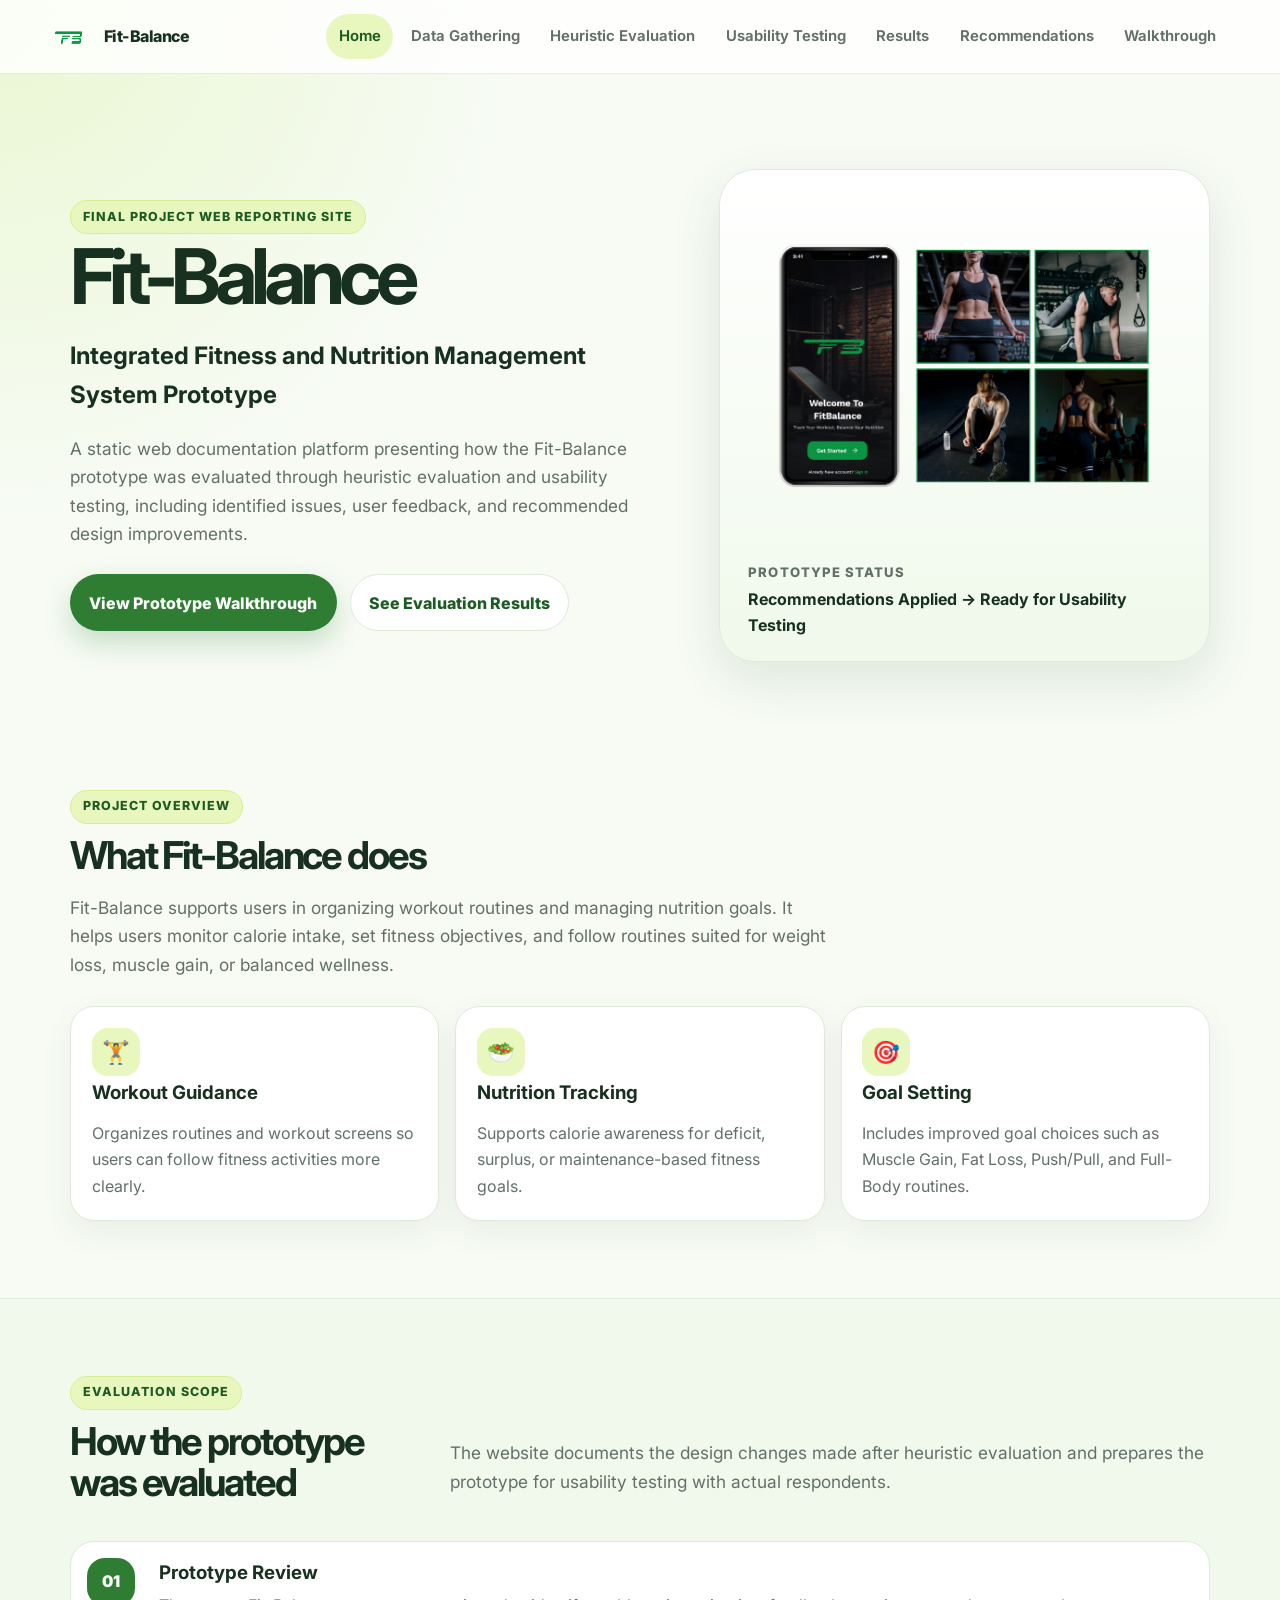
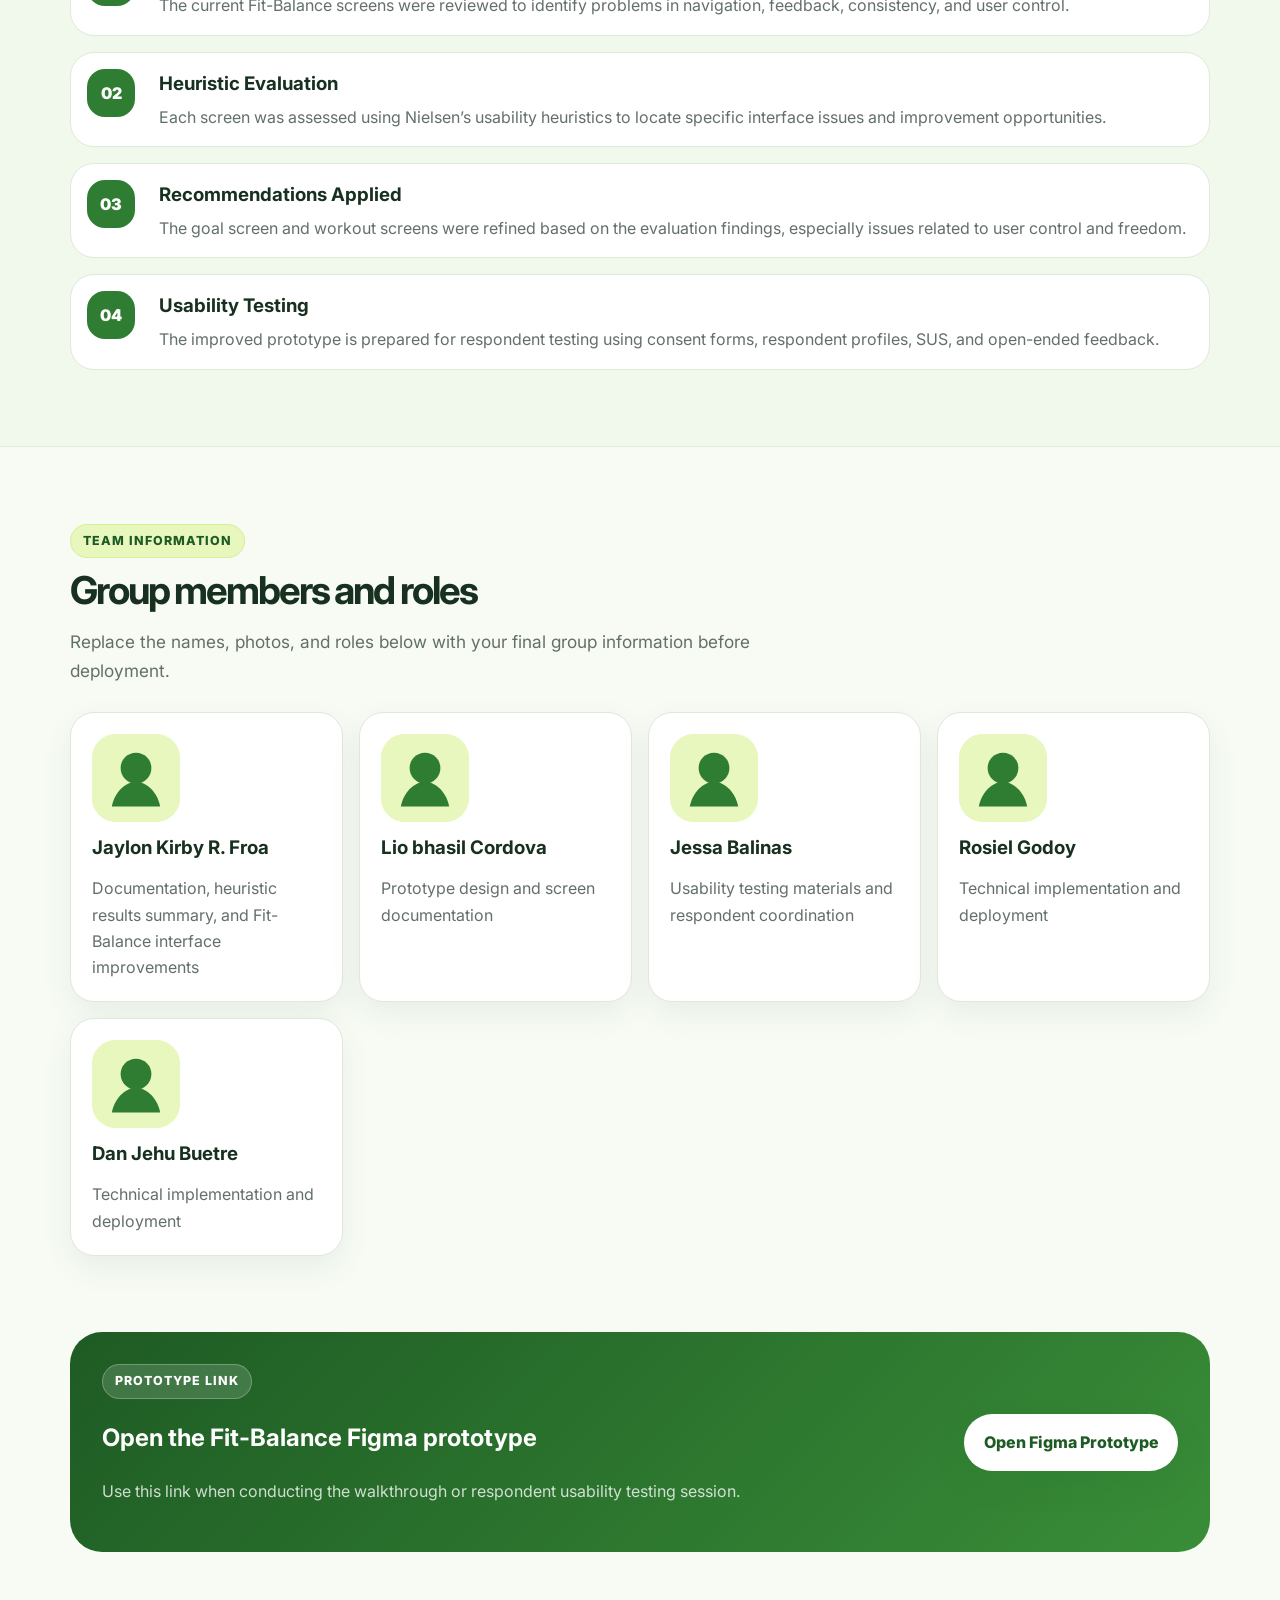
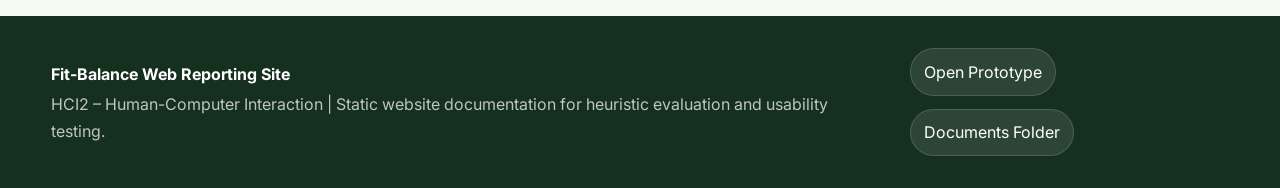
<file: index.html>
<!DOCTYPE html>
<html lang="en">
<head>
  <meta charset="UTF-8" />
  <meta name="viewport" content="width=device-width, initial-scale=1.0" />
  <title>Home | Fit-Balance Web Report</title>
  <meta name="description" content="Static web reporting site for the Fit-Balance HCI2 final project usability evaluation." />
  <link rel="icon" href="assets/2F91D74A.png" type="image/svg+xml" />
  <link rel="preconnect" href="https://fonts.googleapis.com">
  <link rel="preconnect" href="https://fonts.gstatic.com" crossorigin>
  <link href="https://fonts.googleapis.com/css2?family=Inter:wght@400;500;600;700;800&display=swap" rel="stylesheet">
  <link rel="stylesheet" href="styles.css" />
  
</head>
<body>
  <header class="site-header">
    <a class="brand" href="index.html" aria-label="Fit-Balance home">
      <img src="assets/2F91D74A.png" alt="Fit-Balance logo" />
      <span>Fit-Balance</span>
    </a>
    <button class="menu-toggle" aria-label="Toggle menu" aria-expanded="false">☰</button>
    <nav class="site-nav" aria-label="Primary navigation">
      <a class="nav-link active" href="index.html">Home</a>
<a class="nav-link " href="data-gathering.html">Data Gathering</a>
<a class="nav-link " href="heuristic-evaluation.html">Heuristic Evaluation</a>
<a class="nav-link " href="usability-testing.html">Usability Testing</a>
<a class="nav-link " href="results.html">Results</a>
<a class="nav-link " href="recommendations.html">Recommendations</a>
<a class="nav-link " href="walkthrough.html">Walkthrough</a>
    </nav>
  </header>

  <main>
    
<section class="hero-section">
  <div class="hero-content reveal">
    <span class="eyebrow">Final Project Web Reporting Site</span>
    <h1>Fit-Balance</h1>
    <h2>Integrated Fitness and Nutrition Management System Prototype</h2>
    <p class="hero-text">A static web documentation platform presenting how the Fit-Balance prototype was evaluated through heuristic evaluation and usability testing, including identified issues, user feedback, and recommended design improvements.</p>
    <div class="hero-actions">
      <a class="btn primary" href="walkthrough.html">View Prototype Walkthrough</a>
      <a class="btn secondary" href="results.html">See Evaluation Results</a>
    </div>
  </div>
  <div class="hero-card reveal delay-1">
    <img src="assets/Blue Black Modern GYM Presentation (2).png" alt="Fit-Balance prototype preview placeholder" />
    <div class="hero-card-footer">
      <span>Prototype Status</span>
      <strong>Recommendations Applied → Ready for Usability Testing</strong>
    </div>
  </div>
</section>

<section class="section compact reveal">
  <div class="section-heading">
    <span class="eyebrow">Project Overview</span>
    <h2>What Fit-Balance does</h2>
    <p>Fit-Balance supports users in organizing workout routines and managing nutrition goals. It helps users monitor calorie intake, set fitness objectives, and follow routines suited for weight loss, muscle gain, or balanced wellness.</p>
  </div>
  <div class="feature-grid three">
    <article class="feature-card">
      <span class="icon-badge">🏋️</span>
      <h3>Workout Guidance</h3>
      <p>Organizes routines and workout screens so users can follow fitness activities more clearly.</p>
    </article>
    <article class="feature-card">
      <span class="icon-badge">🥗</span>
      <h3>Nutrition Tracking</h3>
      <p>Supports calorie awareness for deficit, surplus, or maintenance-based fitness goals.</p>
    </article>
    <article class="feature-card">
      <span class="icon-badge">🎯</span>
      <h3>Goal Setting</h3>
      <p>Includes improved goal choices such as Muscle Gain, Fat Loss, Push/Pull, and Full-Body routines.</p>
    </article>
  </div>
</section>

<section class="section muted reveal">
  <div class="section-heading split">
    <div>
      <span class="eyebrow">Evaluation Scope</span>
      <h2>How the prototype was evaluated</h2>
    </div>
    <p>The website documents the design changes made after heuristic evaluation and prepares the prototype for usability testing with actual respondents.</p>
  </div>
  <div class="timeline">
    <div class="timeline-item">
      <span>01</span>
      <div><h3>Prototype Review</h3><p>The current Fit-Balance screens were reviewed to identify problems in navigation, feedback, consistency, and user control.</p></div>
    </div>
    <div class="timeline-item">
      <span>02</span>
      <div><h3>Heuristic Evaluation</h3><p>Each screen was assessed using Nielsen’s usability heuristics to locate specific interface issues and improvement opportunities.</p></div>
    </div>
    <div class="timeline-item">
      <span>03</span>
      <div><h3>Recommendations Applied</h3><p>The goal screen and workout screens were refined based on the evaluation findings, especially issues related to user control and freedom.</p></div>
    </div>
    <div class="timeline-item">
      <span>04</span>
      <div><h3>Usability Testing</h3><p>The improved prototype is prepared for respondent testing using consent forms, respondent profiles, SUS, and open-ended feedback.</p></div>
    </div>
  </div>
</section>

<section class="section reveal">
  <div class="section-heading">
    <span class="eyebrow">Team Information</span>
    <h2>Group members and roles</h2>
    <p>Replace the names, photos, and roles below with your final group information before deployment.</p>
  </div>
  <div class="member-grid">
    <article class="member-card"><img src="assets/member-placeholder.svg" alt="Member placeholder"><h3>Jaylon Kirby R. Froa</h3><p>Documentation, heuristic results summary, and Fit-Balance interface improvements</p></article>
    <article class="member-card"><img src="assets/member-placeholder.svg" alt="Member placeholder"><h3>Lio bhasil Cordova</h3><p>Prototype design and screen documentation</p></article>
    <article class="member-card"><img src="assets/member-placeholder.svg" alt="Member placeholder"><h3>Jessa Balinas</h3><p>Usability testing materials and respondent coordination</p></article>
    <article class="member-card"><img src="assets/member-placeholder.svg" alt="Member placeholder"><h3>Rosiel Godoy</h3><p>Technical implementation and deployment</p></article>
    <article class="member-card"><img src="assets/member-placeholder.svg" alt="Member placeholder"><h3>Dan Jehu Buetre</h3><p>Technical implementation and deployment</p></article>
  
  </div>
</section>

<section class="section cta reveal">
  <div>
    <span class="eyebrow">Prototype Link</span>
    <h2>Open the Fit-Balance Figma prototype</h2>
    <p>Use this link when conducting the walkthrough or respondent usability testing session.</p>
  </div>
  <a class="btn primary" href="https://www.figma.com/design/ScqtvXX6bU2nM9fGsMo0DM/Fit-Balance?node-id=2537-1822&t=quCPDVbNzdlAVR3Q-1" target="_blank" rel="noreferrer">Open Figma Prototype</a>
</section>

  </main>

  <footer class="site-footer">
    <div>
      <strong>Fit-Balance Web Reporting Site</strong>
      <p>HCI2 – Human-Computer Interaction | Static website documentation for heuristic evaluation and usability testing.</p>
    </div>
    <div class="footer-links">
      <a href="https://www.figma.com/design/ScqtvXX6bU2nM9fGsMo0DM/Fit-Balance?node-id=2537-1822&t=quCPDVbNzdlAVR3Q-1" target="_blank" rel="noreferrer">Open Prototype</a>
      <a href="docs/README.txt" target="_blank">Documents Folder</a>
    </div>
  </footer>

  <script src="script.js"></script>
</body>
</html>
</file>
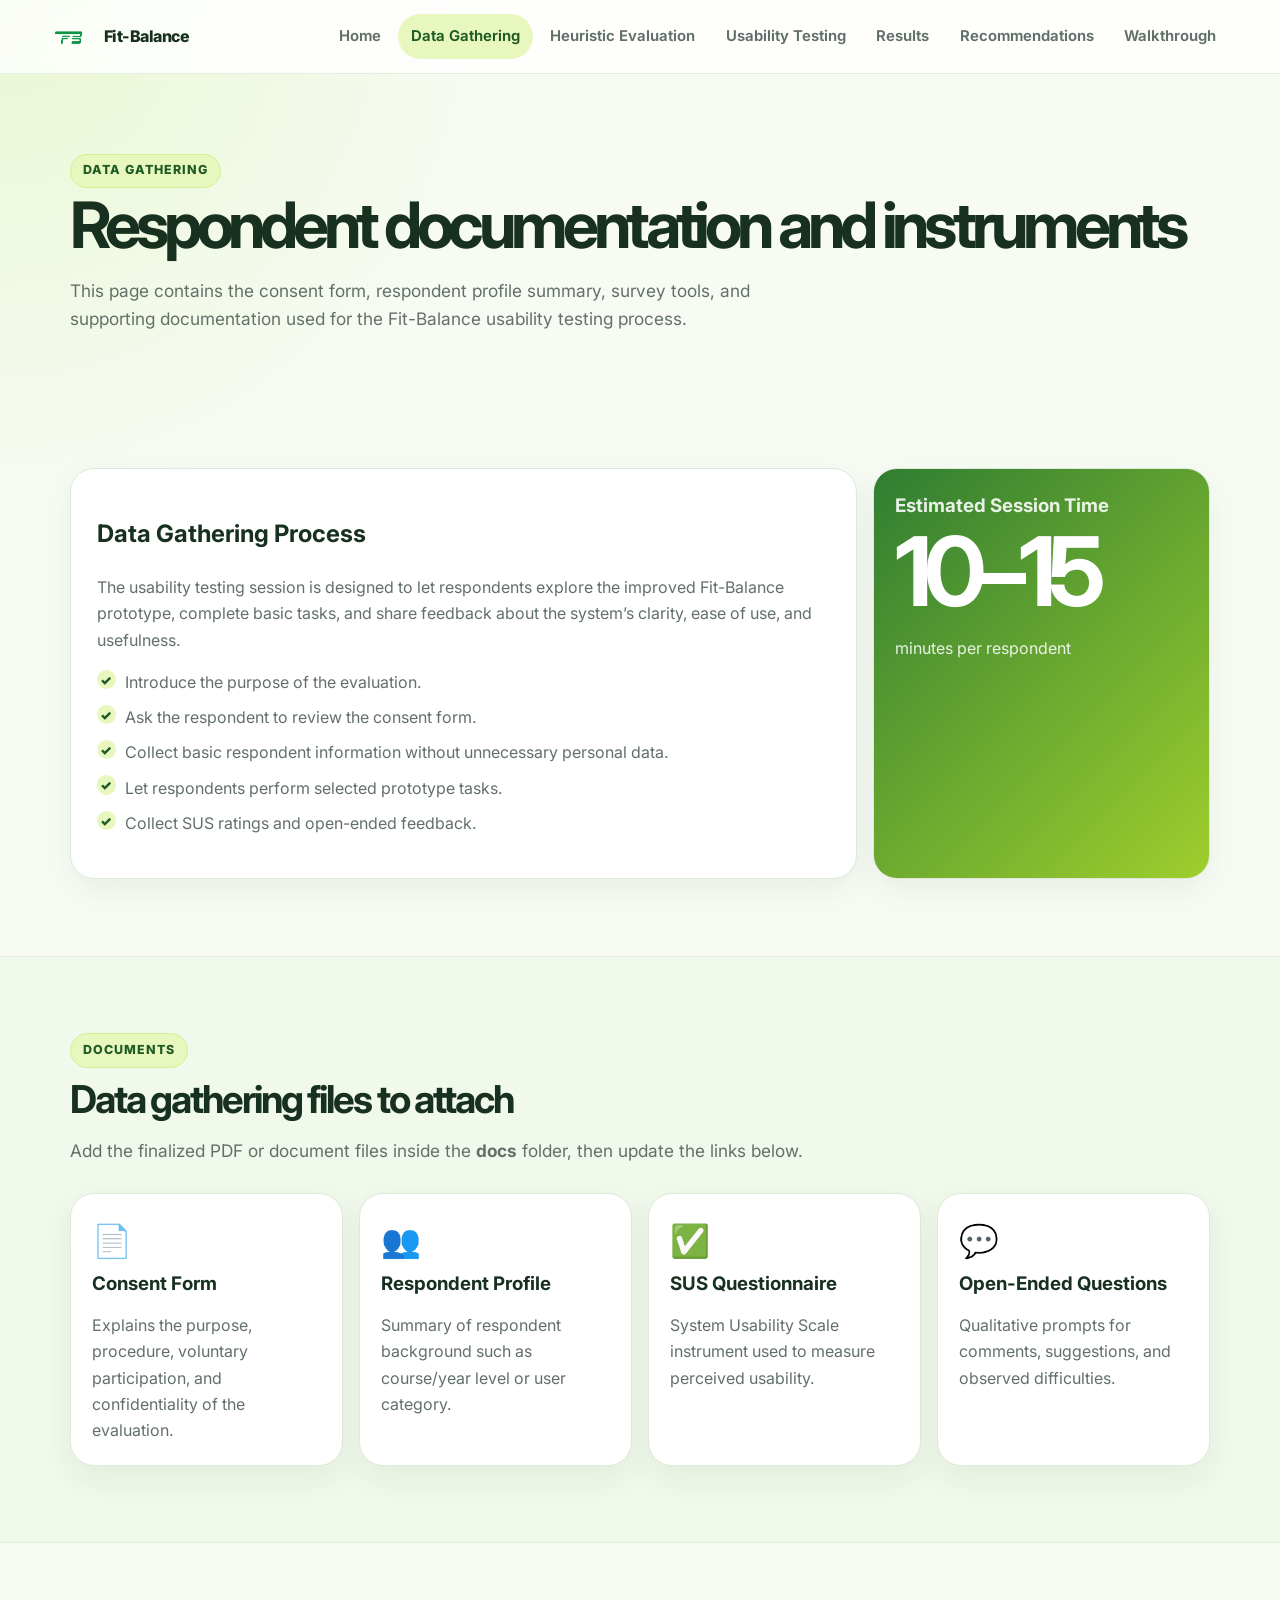
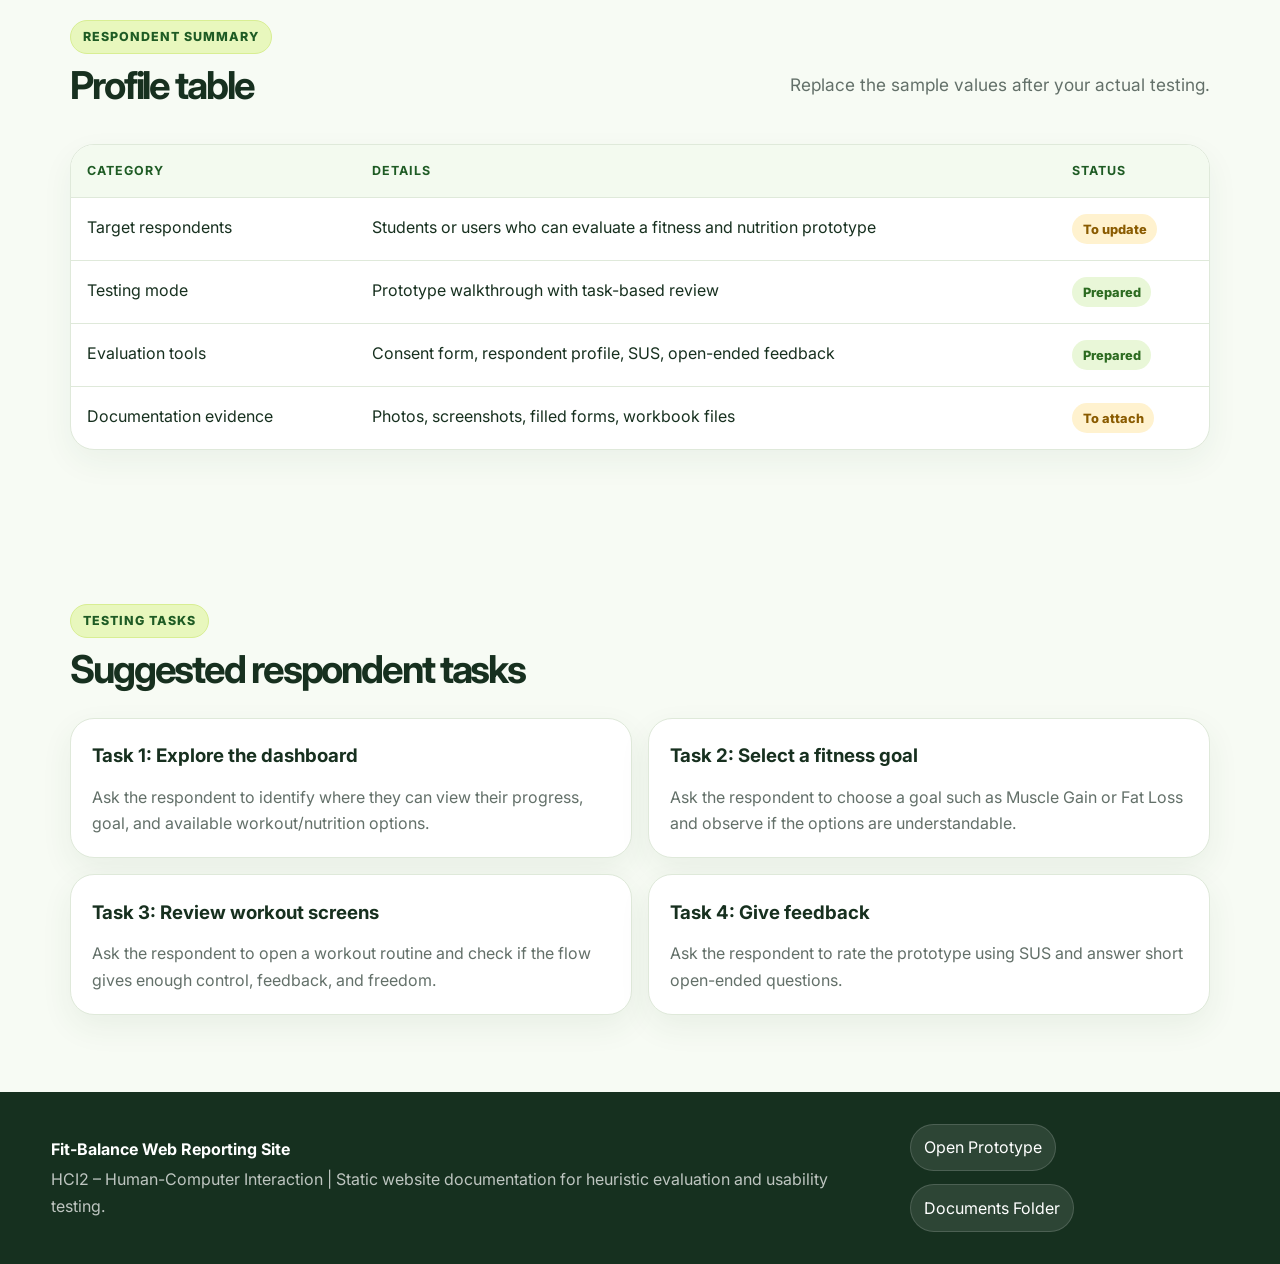
<file: data-gathering.html>
<!DOCTYPE html>
<html lang="en">
<head>
  <meta charset="UTF-8" />
  <meta name="viewport" content="width=device-width, initial-scale=1.0" />
  <title>Data Gathering | Fit-Balance Web Report</title>
  <meta name="description" content="Static web reporting site for the Fit-Balance HCI2 final project usability evaluation." />
  <link rel="icon" href="assets/2F91D74A.png">
  <link rel="preconnect" href="https://fonts.gstatic.com" crossorigin>
  <link href="https://fonts.googleapis.com/css2?family=Inter:wght@400;500;600;700;800&display=swap" rel="stylesheet">
  <link rel="stylesheet" href="styles.css" />
  
</head>
<body>
  <header class="site-header">
    <a class="brand" href="index.html" aria-label="Fit-Balance home">
      <img src="assets/2F91D74A.png" alt="Fit-Balance logo" />
      <span>Fit-Balance</span>
    </a>
    <button class="menu-toggle" aria-label="Toggle menu" aria-expanded="false">☰</button>
    <nav class="site-nav" aria-label="Primary navigation">
      <a class="nav-link " href="index.html">Home</a>
<a class="nav-link active" href="data-gathering.html">Data Gathering</a>
<a class="nav-link " href="heuristic-evaluation.html">Heuristic Evaluation</a>
<a class="nav-link " href="usability-testing.html">Usability Testing</a>
<a class="nav-link " href="results.html">Results</a>
<a class="nav-link " href="recommendations.html">Recommendations</a>
<a class="nav-link " href="walkthrough.html">Walkthrough</a>
    </nav>
  </header>

  <main>
    
<section class="page-hero reveal">
  <span class="eyebrow">Data Gathering</span>
  <h1>Respondent documentation and instruments</h1>
  <p>This page contains the consent form, respondent profile summary, survey tools, and supporting documentation used for the Fit-Balance usability testing process.</p>
</section>

<section class="section reveal">
  <div class="info-grid">
    <article class="info-panel large">
      <h2>Data Gathering Process</h2>
      <p>The usability testing session is designed to let respondents explore the improved Fit-Balance prototype, complete basic tasks, and share feedback about the system’s clarity, ease of use, and usefulness.</p>
      <ul class="check-list">
        <li>Introduce the purpose of the evaluation.</li>
        <li>Ask the respondent to review the consent form.</li>
        <li>Collect basic respondent information without unnecessary personal data.</li>
        <li>Let respondents perform selected prototype tasks.</li>
        <li>Collect SUS ratings and open-ended feedback.</li>
      </ul>
    </article>
    <article class="info-panel accent">
      <h3>Estimated Session Time</h3>
      <strong class="big-number">10–15</strong>
      <p>minutes per respondent</p>
    </article>
  </div>
</section>

<section class="section muted reveal">
  <div class="section-heading">
    <span class="eyebrow">Documents</span>
    <h2>Data gathering files to attach</h2>
    <p>Add the finalized PDF or document files inside the <strong>docs</strong> folder, then update the links below.</p>
  </div>
  <div class="document-grid">
    <a class="document-card" href="docs/consent-form.pdf"><span>📄</span><h3>Consent Form</h3><p>Explains the purpose, procedure, voluntary participation, and confidentiality of the evaluation.</p></a>
    <a class="document-card" href="docs/respondent-profile.pdf"><span>👥</span><h3>Respondent Profile</h3><p>Summary of respondent background such as course/year level or user category.</p></a>
    <a class="document-card" href="docs/sus-questionnaire.pdf"><span>✅</span><h3>SUS Questionnaire</h3><p>System Usability Scale instrument used to measure perceived usability.</p></a>
    <a class="document-card" href="docs/open-ended-feedback.pdf"><span>💬</span><h3>Open-Ended Questions</h3><p>Qualitative prompts for comments, suggestions, and observed difficulties.</p></a>
  </div>
</section>

<section class="section reveal">
  <div class="section-heading split">
    <div><span class="eyebrow">Respondent Summary</span><h2>Profile table</h2></div>
    <p>Replace the sample values after your actual testing.</p>
  </div>
  <div class="table-wrap">
    <table>
      <thead><tr><th>Category</th><th>Details</th><th>Status</th></tr></thead>
      <tbody>
        <tr><td>Target respondents</td><td>Students or users who can evaluate a fitness and nutrition prototype</td><td><span class="status pending">To update</span></td></tr>
        <tr><td>Testing mode</td><td>Prototype walkthrough with task-based review</td><td><span class="status approved">Prepared</span></td></tr>
        <tr><td>Evaluation tools</td><td>Consent form, respondent profile, SUS, open-ended feedback</td><td><span class="status approved">Prepared</span></td></tr>
        <tr><td>Documentation evidence</td><td>Photos, screenshots, filled forms, workbook files</td><td><span class="status pending">To attach</span></td></tr>
      </tbody>
    </table>
  </div>
</section>

<section class="section reveal">
  <div class="section-heading">
    <span class="eyebrow">Testing Tasks</span>
    <h2>Suggested respondent tasks</h2>
  </div>
  <div class="feature-grid two">
    <article class="feature-card"><h3>Task 1: Explore the dashboard</h3><p>Ask the respondent to identify where they can view their progress, goal, and available workout/nutrition options.</p></article>
    <article class="feature-card"><h3>Task 2: Select a fitness goal</h3><p>Ask the respondent to choose a goal such as Muscle Gain or Fat Loss and observe if the options are understandable.</p></article>
    <article class="feature-card"><h3>Task 3: Review workout screens</h3><p>Ask the respondent to open a workout routine and check if the flow gives enough control, feedback, and freedom.</p></article>
    <article class="feature-card"><h3>Task 4: Give feedback</h3><p>Ask the respondent to rate the prototype using SUS and answer short open-ended questions.</p></article>
  </div>
</section>

  </main>

  <footer class="site-footer">
    <div>
      <strong>Fit-Balance Web Reporting Site</strong>
      <p>HCI2 – Human-Computer Interaction | Static website documentation for heuristic evaluation and usability testing.</p>
    </div>
    <div class="footer-links">
      <a href="https://www.figma.com/design/ScqtvXX6bU2nM9fGsMo0DM/Fit-Balance?node-id=2537-1822&t=quCPDVbNzdlAVR3Q-1" target="_blank" rel="noreferrer">Open Prototype</a>
      <a href="docs/README.txt" target="_blank">Documents Folder</a>
    </div>
  </footer>

  <script src="script.js"></script>
</body>
</html>
</file>
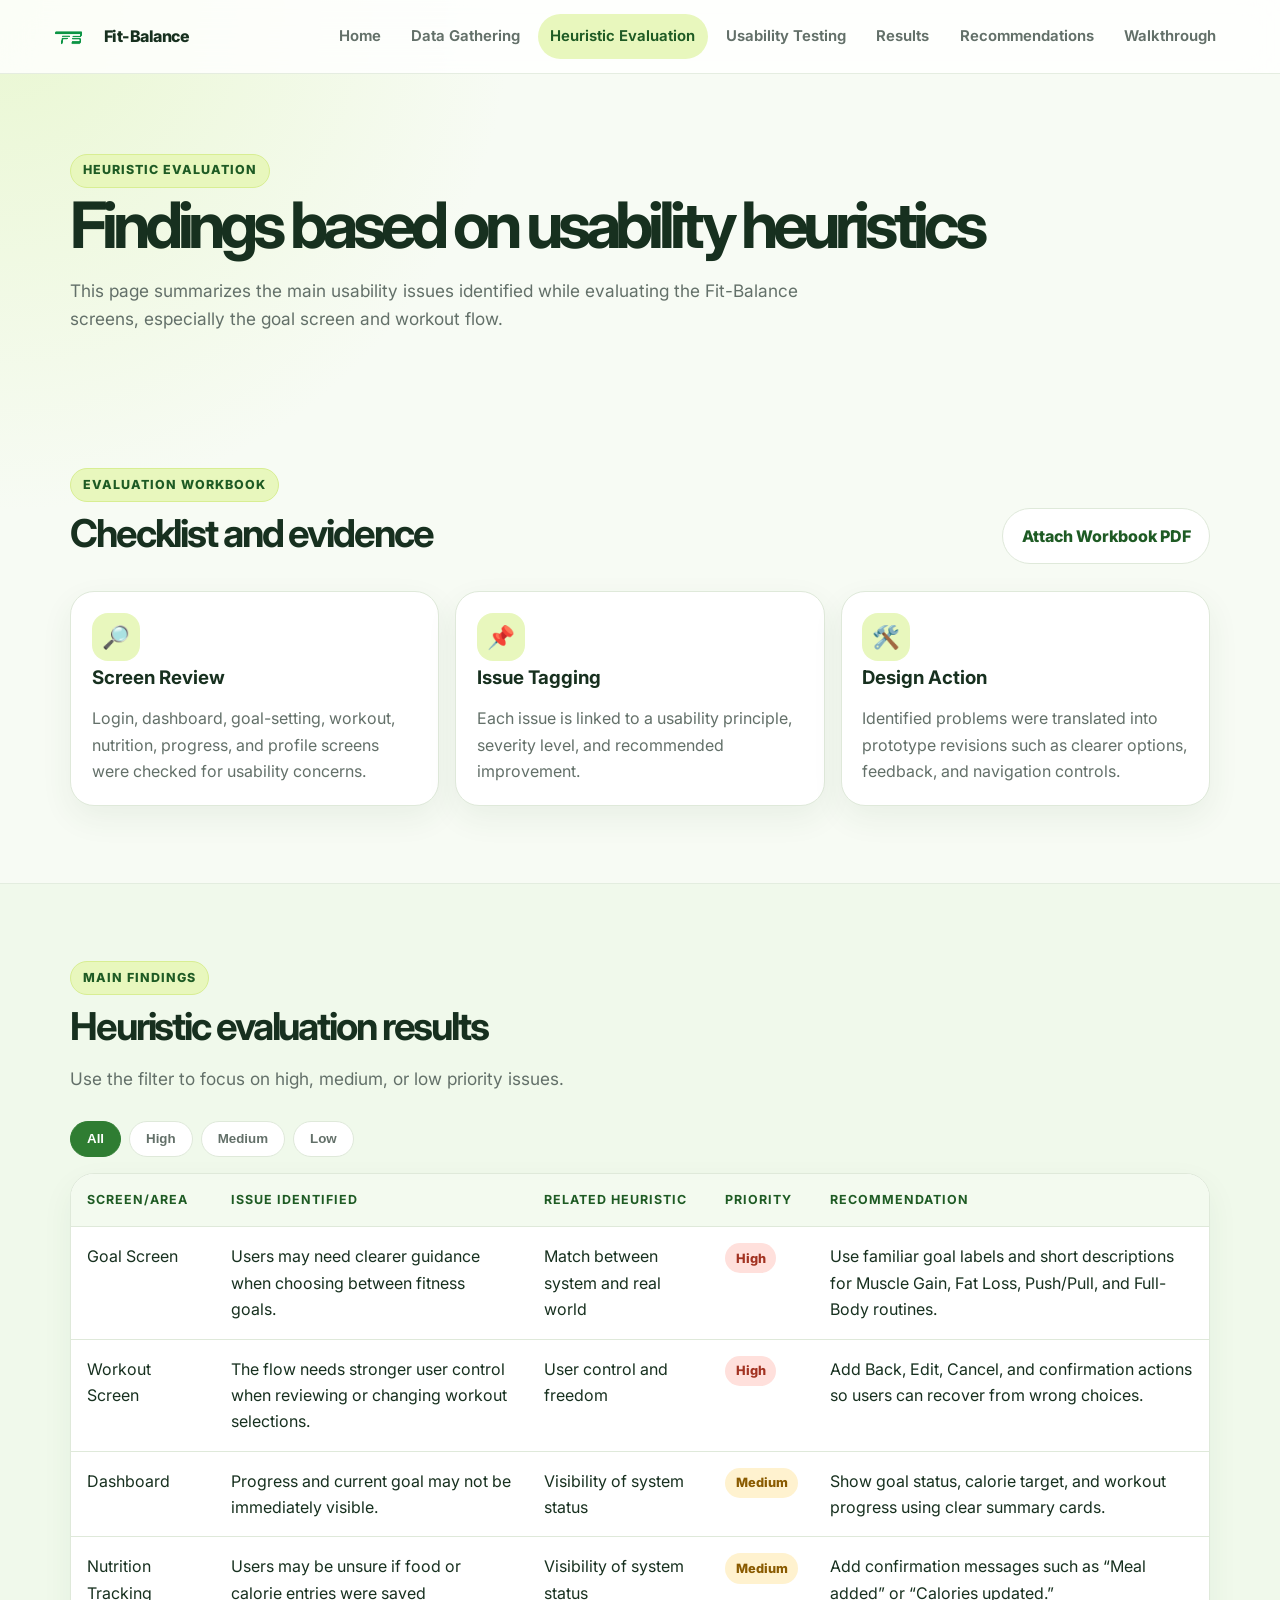
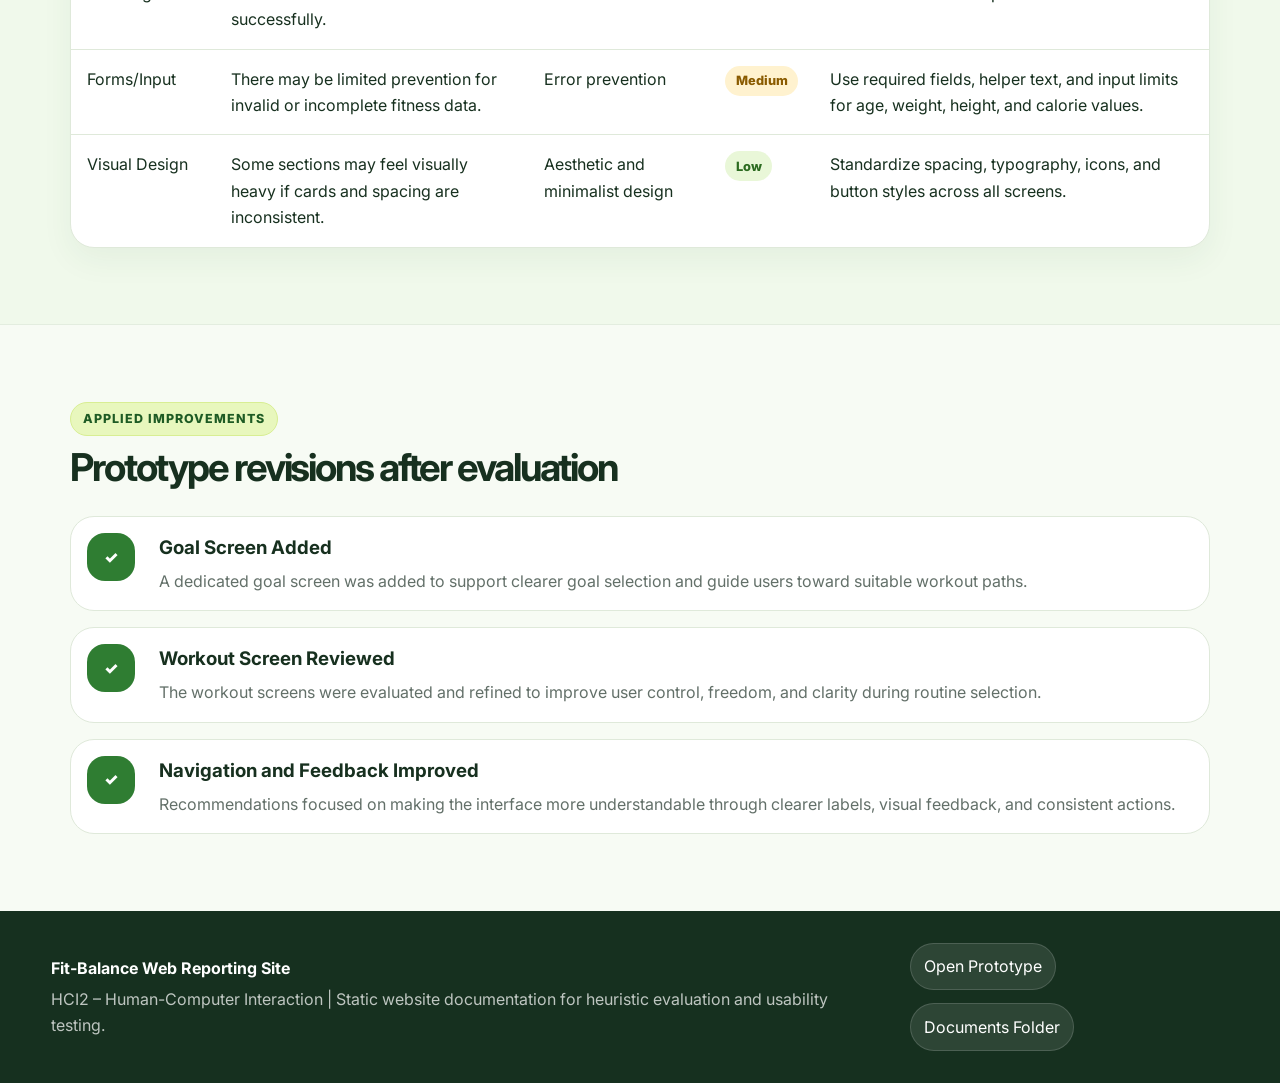
<file: heuristic-evaluation.html>
<!DOCTYPE html>
<html lang="en">
<head>
  <meta charset="UTF-8" />
  <meta name="viewport" content="width=device-width, initial-scale=1.0" />
  <title>Heuristic Evaluation | Fit-Balance Web Report</title>
  <meta name="description" content="Static web reporting site for the Fit-Balance HCI2 final project usability evaluation." />
  <link rel="icon" href="assets/logo.svg" type="image/svg+xml" />
  <link rel="preconnect" href="https://fonts.googleapis.com">
  <link rel="preconnect" href="https://fonts.gstatic.com" crossorigin>
  <link href="https://fonts.googleapis.com/css2?family=Inter:wght@400;500;600;700;800&display=swap" rel="stylesheet">
  <link rel="stylesheet" href="styles.css" />
  
</head>
<body>
  <header class="site-header">
    <a class="brand" href="index.html" aria-label="Fit-Balance home">
      <img src="assets/2F91D74A.png" alt="Fit-Balance logo" />
      <span>Fit-Balance</span>
    </a>
    <button class="menu-toggle" aria-label="Toggle menu" aria-expanded="false">☰</button>
    <nav class="site-nav" aria-label="Primary navigation">
      <a class="nav-link " href="index.html">Home</a>
<a class="nav-link " href="data-gathering.html">Data Gathering</a>
<a class="nav-link active" href="heuristic-evaluation.html">Heuristic Evaluation</a>
<a class="nav-link " href="usability-testing.html">Usability Testing</a>
<a class="nav-link " href="results.html">Results</a>
<a class="nav-link " href="recommendations.html">Recommendations</a>
<a class="nav-link " href="walkthrough.html">Walkthrough</a>
    </nav>
  </header>

  <main>
    
<section class="page-hero reveal">
  <span class="eyebrow">Heuristic Evaluation</span>
  <h1>Findings based on usability heuristics</h1>
  <p>This page summarizes the main usability issues identified while evaluating the Fit-Balance screens, especially the goal screen and workout flow.</p>
</section>

<section class="section reveal">
  <div class="section-heading split">
    <div><span class="eyebrow">Evaluation Workbook</span><h2>Checklist and evidence</h2></div>
    <a class="btn secondary" href="docs/heuristic-evaluation-workbook.pdf">Attach Workbook PDF</a>
  </div>
  <div class="feature-grid three">
    <article class="feature-card"><span class="icon-badge">🔎</span><h3>Screen Review</h3><p>Login, dashboard, goal-setting, workout, nutrition, progress, and profile screens were checked for usability concerns.</p></article>
    <article class="feature-card"><span class="icon-badge">📌</span><h3>Issue Tagging</h3><p>Each issue is linked to a usability principle, severity level, and recommended improvement.</p></article>
    <article class="feature-card"><span class="icon-badge">🛠️</span><h3>Design Action</h3><p>Identified problems were translated into prototype revisions such as clearer options, feedback, and navigation controls.</p></article>
  </div>
</section>

<section class="section muted reveal">
  <div class="section-heading">
    <span class="eyebrow">Main Findings</span>
    <h2>Heuristic evaluation results</h2>
    <p>Use the filter to focus on high, medium, or low priority issues.</p>
  </div>
  <div class="filter-bar" role="group" aria-label="Filter issues by priority">
    <button class="filter-btn active" data-filter="all">All</button>
    <button class="filter-btn" data-filter="high">High</button>
    <button class="filter-btn" data-filter="medium">Medium</button>
    <button class="filter-btn" data-filter="low">Low</button>
  </div>
  <div class="table-wrap">
    <table id="issuesTable">
      <thead>
        <tr><th>Screen/Area</th><th>Issue Identified</th><th>Related Heuristic</th><th>Priority</th><th>Recommendation</th></tr>
      </thead>
      <tbody>
        <tr data-priority="high"><td>Goal Screen</td><td>Users may need clearer guidance when choosing between fitness goals.</td><td>Match between system and real world</td><td><span class="priority high">High</span></td><td>Use familiar goal labels and short descriptions for Muscle Gain, Fat Loss, Push/Pull, and Full-Body routines.</td></tr>
        <tr data-priority="high"><td>Workout Screen</td><td>The flow needs stronger user control when reviewing or changing workout selections.</td><td>User control and freedom</td><td><span class="priority high">High</span></td><td>Add Back, Edit, Cancel, and confirmation actions so users can recover from wrong choices.</td></tr>
        <tr data-priority="medium"><td>Dashboard</td><td>Progress and current goal may not be immediately visible.</td><td>Visibility of system status</td><td><span class="priority medium">Medium</span></td><td>Show goal status, calorie target, and workout progress using clear summary cards.</td></tr>
        <tr data-priority="medium"><td>Nutrition Tracking</td><td>Users may be unsure if food or calorie entries were saved successfully.</td><td>Visibility of system status</td><td><span class="priority medium">Medium</span></td><td>Add confirmation messages such as “Meal added” or “Calories updated.”</td></tr>
        <tr data-priority="medium"><td>Forms/Input</td><td>There may be limited prevention for invalid or incomplete fitness data.</td><td>Error prevention</td><td><span class="priority medium">Medium</span></td><td>Use required fields, helper text, and input limits for age, weight, height, and calorie values.</td></tr>
        <tr data-priority="low"><td>Visual Design</td><td>Some sections may feel visually heavy if cards and spacing are inconsistent.</td><td>Aesthetic and minimalist design</td><td><span class="priority low">Low</span></td><td>Standardize spacing, typography, icons, and button styles across all screens.</td></tr>
      </tbody>
    </table>
  </div>
</section>

<section class="section reveal">
  <div class="section-heading">
    <span class="eyebrow">Applied Improvements</span>
    <h2>Prototype revisions after evaluation</h2>
  </div>
  <div class="timeline">
    <div class="timeline-item"><span>✓</span><div><h3>Goal Screen Added</h3><p>A dedicated goal screen was added to support clearer goal selection and guide users toward suitable workout paths.</p></div></div>
    <div class="timeline-item"><span>✓</span><div><h3>Workout Screen Reviewed</h3><p>The workout screens were evaluated and refined to improve user control, freedom, and clarity during routine selection.</p></div></div>
    <div class="timeline-item"><span>✓</span><div><h3>Navigation and Feedback Improved</h3><p>Recommendations focused on making the interface more understandable through clearer labels, visual feedback, and consistent actions.</p></div></div>
  </div>
</section>

  </main>

  <footer class="site-footer">
    <div>
      <strong>Fit-Balance Web Reporting Site</strong>
      <p>HCI2 – Human-Computer Interaction | Static website documentation for heuristic evaluation and usability testing.</p>
    </div>
    <div class="footer-links">
      <a href="https://www.figma.com/design/ScqtvXX6bU2nM9fGsMo0DM/Fit-Balance?node-id=2537-1822&t=quCPDVbNzdlAVR3Q-1" target="_blank" rel="noreferrer">Open Prototype</a>
      <a href="docs/README.txt" target="_blank">Documents Folder</a>
    </div>
  </footer>

  <script src="script.js"></script>
</body>
</html>
</file>
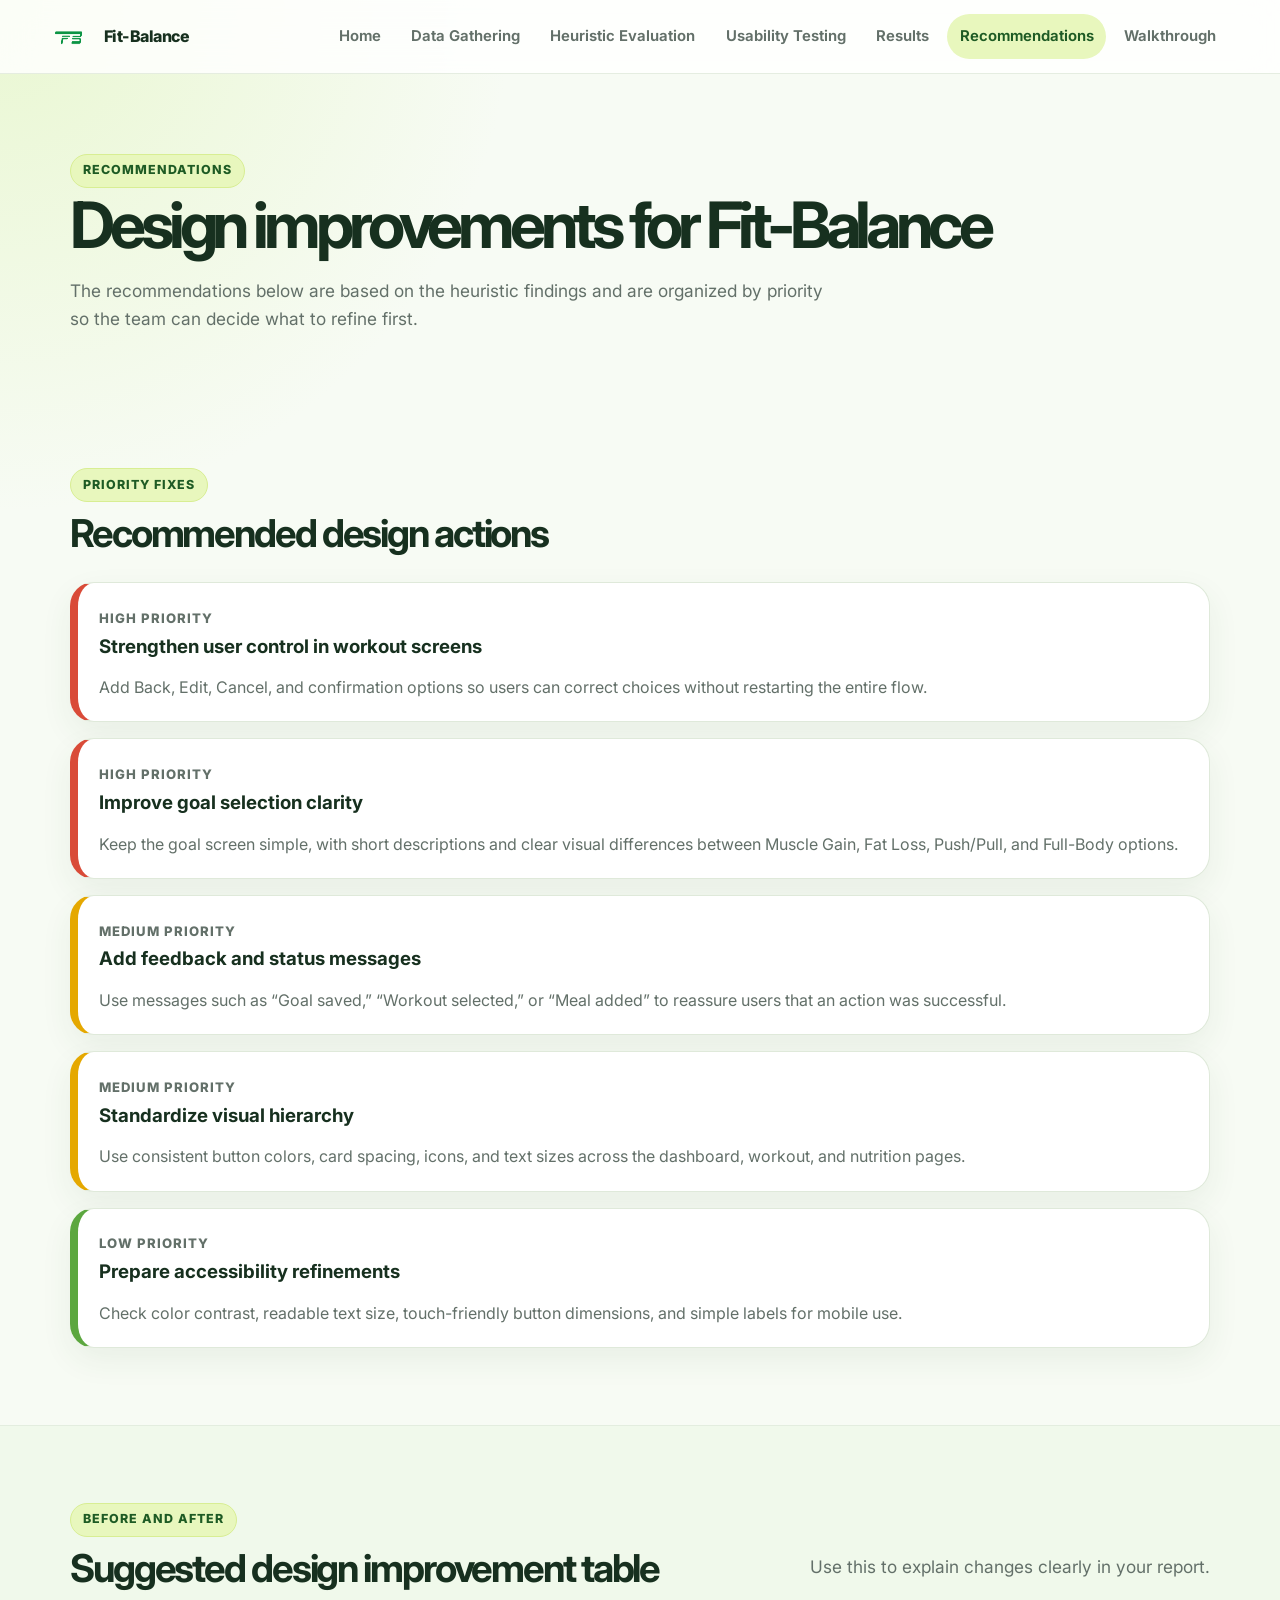
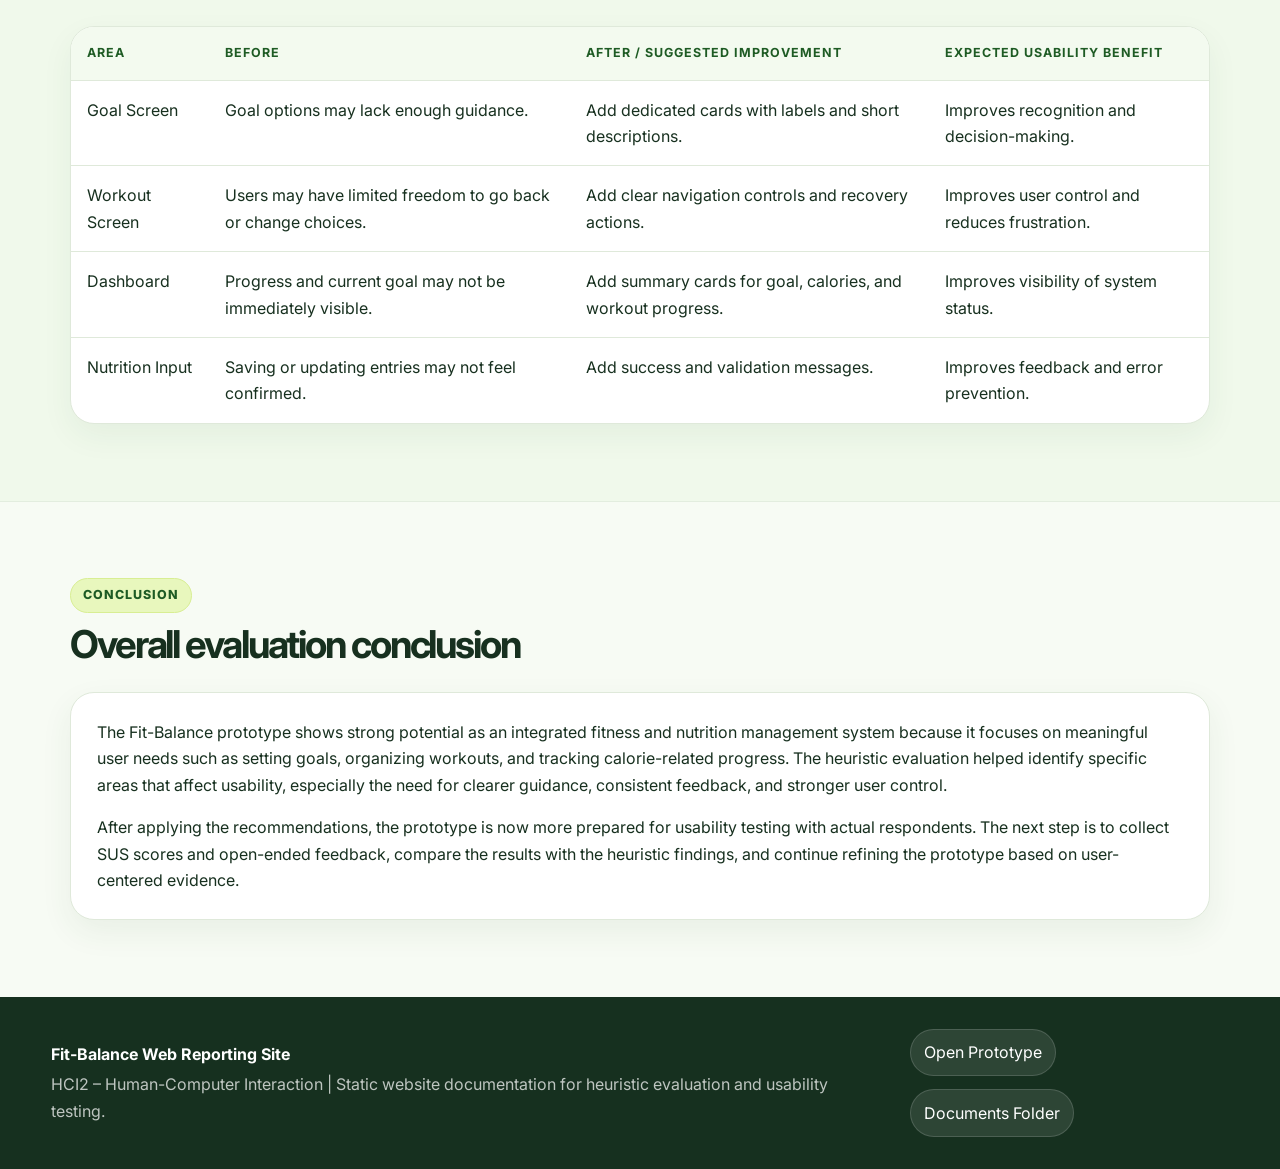
<file: recommendations.html>
<!DOCTYPE html>
<html lang="en">
<head>
  <meta charset="UTF-8" />
  <meta name="viewport" content="width=device-width, initial-scale=1.0" />
  <title>Recommendations | Fit-Balance Web Report</title>
  <meta name="description" content="Static web reporting site for the Fit-Balance HCI2 final project usability evaluation." />
  <link rel="icon" href="assets/2F91D74A.png" type="image/svg+xml" />
  <link rel="preconnect" href="https://fonts.googleapis.com">
  <link rel="preconnect" href="https://fonts.gstatic.com" crossorigin>
  <link href="https://fonts.googleapis.com/css2?family=Inter:wght@400;500;600;700;800&display=swap" rel="stylesheet">
  <link rel="stylesheet" href="styles.css" />
  
</head>
<body>
  <header class="site-header">
    <a class="brand" href="index.html" aria-label="Fit-Balance home">
      <img src="assets/2F91D74A.png" alt="Fit-Balance logo" />
      <span>Fit-Balance</span>
    </a>
    <button class="menu-toggle" aria-label="Toggle menu" aria-expanded="false">☰</button>
    <nav class="site-nav" aria-label="Primary navigation">
      <a class="nav-link " href="index.html">Home</a>
<a class="nav-link " href="data-gathering.html">Data Gathering</a>
<a class="nav-link " href="heuristic-evaluation.html">Heuristic Evaluation</a>
<a class="nav-link " href="usability-testing.html">Usability Testing</a>
<a class="nav-link " href="results.html">Results</a>
<a class="nav-link active" href="recommendations.html">Recommendations</a>
<a class="nav-link " href="walkthrough.html">Walkthrough</a>
    </nav>
  </header>

  <main>
    
<section class="page-hero reveal">
  <span class="eyebrow">Recommendations</span>
  <h1>Design improvements for Fit-Balance</h1>
  <p>The recommendations below are based on the heuristic findings and are organized by priority so the team can decide what to refine first.</p>
</section>

<section class="section reveal">
  <div class="section-heading">
    <span class="eyebrow">Priority Fixes</span>
    <h2>Recommended design actions</h2>
  </div>
  <div class="recommendation-list">
    <article class="recommendation-card high"><span>High Priority</span><h3>Strengthen user control in workout screens</h3><p>Add Back, Edit, Cancel, and confirmation options so users can correct choices without restarting the entire flow.</p></article>
    <article class="recommendation-card high"><span>High Priority</span><h3>Improve goal selection clarity</h3><p>Keep the goal screen simple, with short descriptions and clear visual differences between Muscle Gain, Fat Loss, Push/Pull, and Full-Body options.</p></article>
    <article class="recommendation-card medium"><span>Medium Priority</span><h3>Add feedback and status messages</h3><p>Use messages such as “Goal saved,” “Workout selected,” or “Meal added” to reassure users that an action was successful.</p></article>
    <article class="recommendation-card medium"><span>Medium Priority</span><h3>Standardize visual hierarchy</h3><p>Use consistent button colors, card spacing, icons, and text sizes across the dashboard, workout, and nutrition pages.</p></article>
    <article class="recommendation-card low"><span>Low Priority</span><h3>Prepare accessibility refinements</h3><p>Check color contrast, readable text size, touch-friendly button dimensions, and simple labels for mobile use.</p></article>
  </div>
</section>

<section class="section muted reveal">
  <div class="section-heading split">
    <div><span class="eyebrow">Before and After</span><h2>Suggested design improvement table</h2></div>
    <p>Use this to explain changes clearly in your report.</p>
  </div>
  <div class="table-wrap">
    <table>
      <thead><tr><th>Area</th><th>Before</th><th>After / Suggested Improvement</th><th>Expected Usability Benefit</th></tr></thead>
      <tbody>
        <tr><td>Goal Screen</td><td>Goal options may lack enough guidance.</td><td>Add dedicated cards with labels and short descriptions.</td><td>Improves recognition and decision-making.</td></tr>
        <tr><td>Workout Screen</td><td>Users may have limited freedom to go back or change choices.</td><td>Add clear navigation controls and recovery actions.</td><td>Improves user control and reduces frustration.</td></tr>
        <tr><td>Dashboard</td><td>Progress and current goal may not be immediately visible.</td><td>Add summary cards for goal, calories, and workout progress.</td><td>Improves visibility of system status.</td></tr>
        <tr><td>Nutrition Input</td><td>Saving or updating entries may not feel confirmed.</td><td>Add success and validation messages.</td><td>Improves feedback and error prevention.</td></tr>
      </tbody>
    </table>
  </div>
</section>

<section class="section reveal">
  <div class="section-heading">
    <span class="eyebrow">Conclusion</span>
    <h2>Overall evaluation conclusion</h2>
  </div>
  <div class="article-card">
    <p>The Fit-Balance prototype shows strong potential as an integrated fitness and nutrition management system because it focuses on meaningful user needs such as setting goals, organizing workouts, and tracking calorie-related progress. The heuristic evaluation helped identify specific areas that affect usability, especially the need for clearer guidance, consistent feedback, and stronger user control.</p>
    <p>After applying the recommendations, the prototype is now more prepared for usability testing with actual respondents. The next step is to collect SUS scores and open-ended feedback, compare the results with the heuristic findings, and continue refining the prototype based on user-centered evidence.</p>
  </div>
</section>

  </main>

  <footer class="site-footer">
    <div>
      <strong>Fit-Balance Web Reporting Site</strong>
      <p>HCI2 – Human-Computer Interaction | Static website documentation for heuristic evaluation and usability testing.</p>
    </div>
    <div class="footer-links">
      <a href="https://www.figma.com/design/ScqtvXX6bU2nM9fGsMo0DM/Fit-Balance?node-id=2537-1822&t=quCPDVbNzdlAVR3Q-1" target="_blank" rel="noreferrer">Open Prototype</a>
      <a href="docs/README.txt" target="_blank">Documents Folder</a>
    </div>
  </footer>

  <script src="script.js"></script>
</body>
</html>
</file>
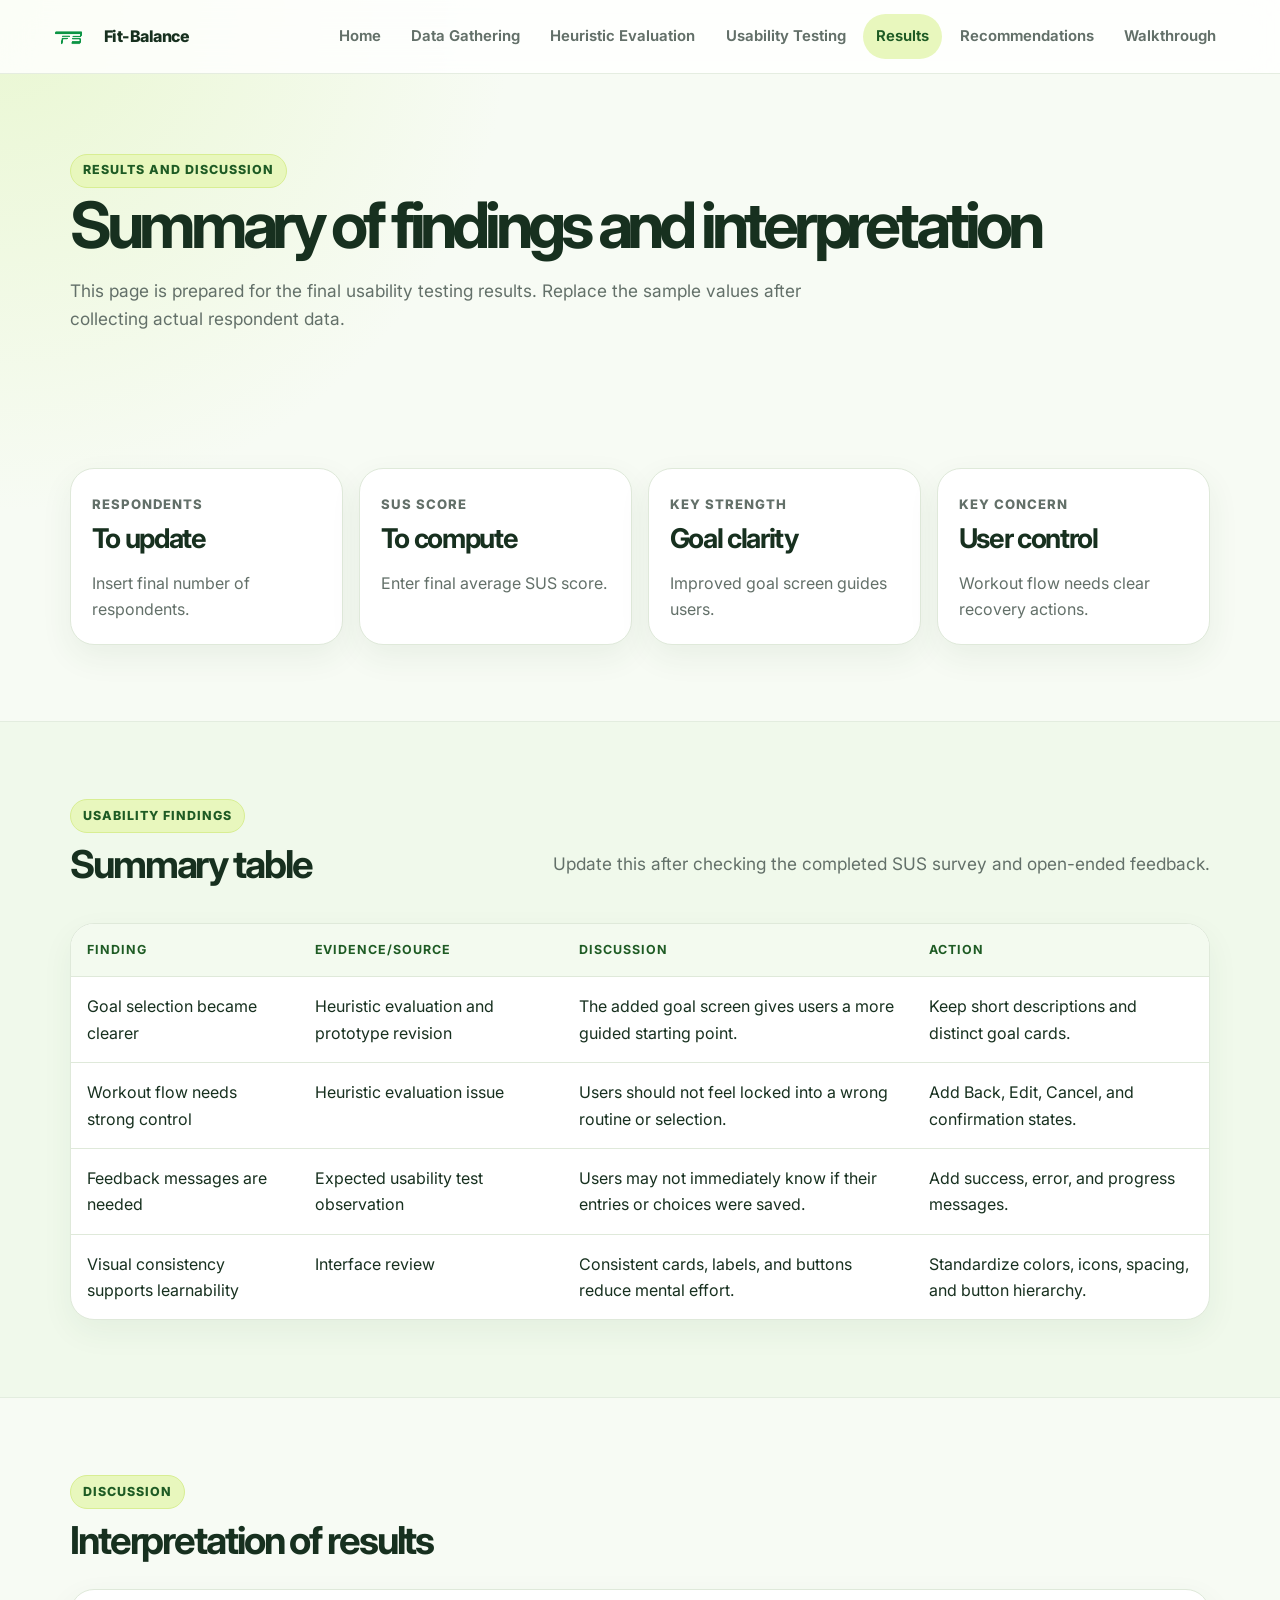
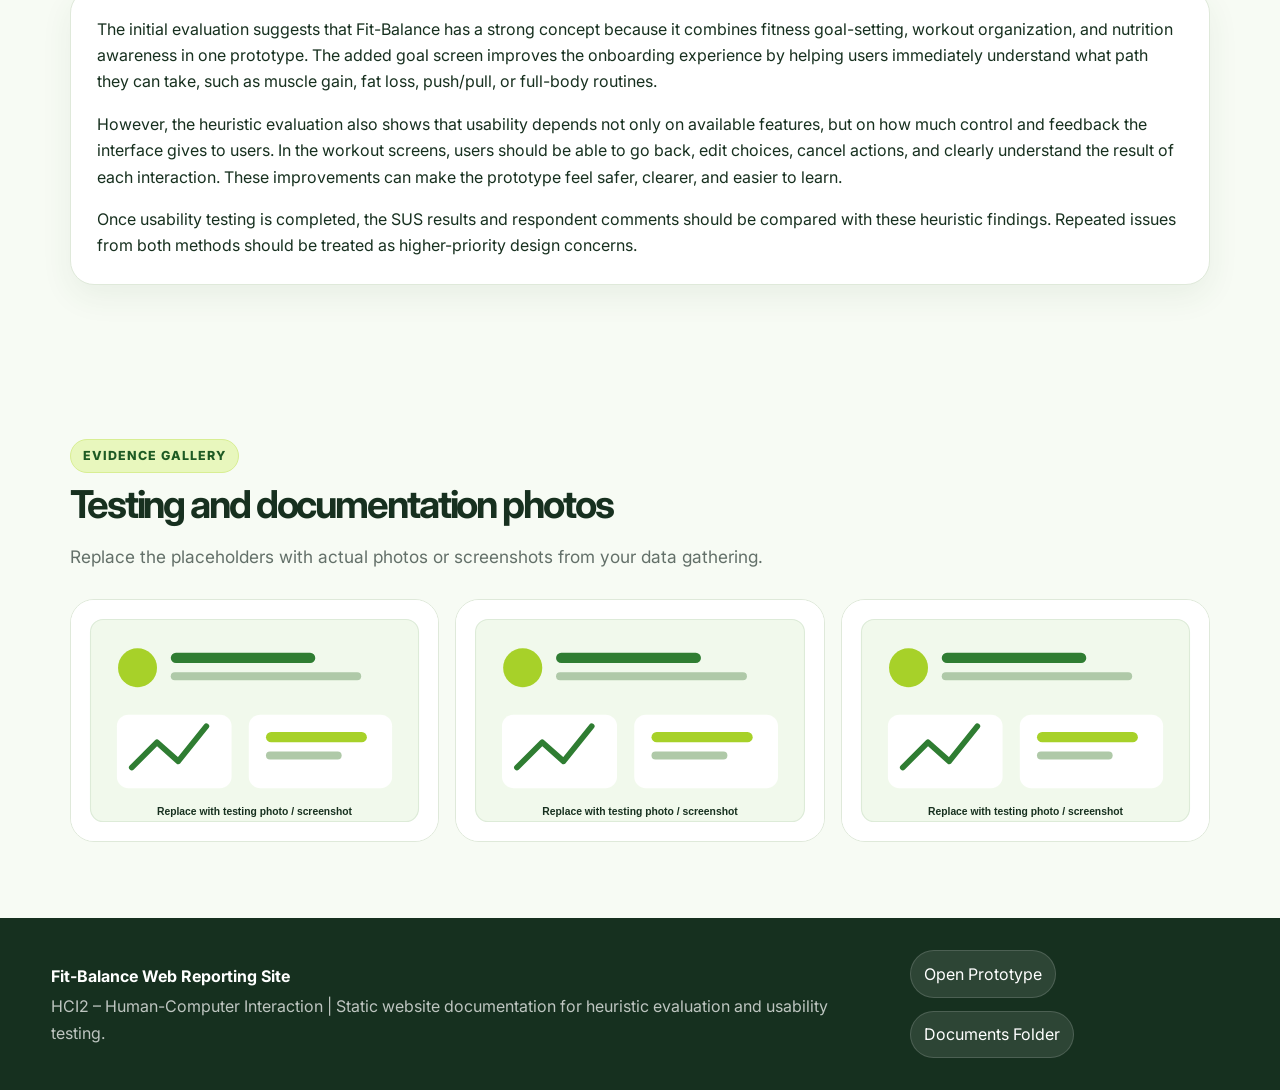
<file: results.html>
<!DOCTYPE html>
<html lang="en">
<head>
  <meta charset="UTF-8" />
  <meta name="viewport" content="width=device-width, initial-scale=1.0" />
  <title>Results | Fit-Balance Web Report</title>
  <meta name="description" content="Static web reporting site for the Fit-Balance HCI2 final project usability evaluation." />
  <link rel="icon" href="assets/2F91D74A.png" type="image/svg+xml" />
  <link rel="preconnect" href="https://fonts.googleapis.com">
  <link rel="preconnect" href="https://fonts.gstatic.com" crossorigin>
  <link href="https://fonts.googleapis.com/css2?family=Inter:wght@400;500;600;700;800&display=swap" rel="stylesheet">
  <link rel="stylesheet" href="styles.css" />
  
</head>
<body>
  <header class="site-header">
    <a class="brand" href="index.html" aria-label="Fit-Balance home">
      <img src="assets/2F91D74A.png" alt="Fit-Balance logo" />
      <span>Fit-Balance</span>
    </a>
    <button class="menu-toggle" aria-label="Toggle menu" aria-expanded="false">☰</button>
    <nav class="site-nav" aria-label="Primary navigation">
      <a class="nav-link " href="index.html">Home</a>
<a class="nav-link " href="data-gathering.html">Data Gathering</a>
<a class="nav-link " href="heuristic-evaluation.html">Heuristic Evaluation</a>
<a class="nav-link " href="usability-testing.html">Usability Testing</a>
<a class="nav-link active" href="results.html">Results</a>
<a class="nav-link " href="recommendations.html">Recommendations</a>
<a class="nav-link " href="walkthrough.html">Walkthrough</a>
    </nav>
  </header>

  <main>
    
<section class="page-hero reveal">
  <span class="eyebrow">Results and Discussion</span>
  <h1>Summary of findings and interpretation</h1>
  <p>This page is prepared for the final usability testing results. Replace the sample values after collecting actual respondent data.</p>
</section>

<section class="section reveal">
  <div class="stat-grid four">
    <article class="stat-card"><span>Respondents</span><strong>To update</strong><p>Insert final number of respondents.</p></article>
    <article class="stat-card"><span>SUS Score</span><strong>To compute</strong><p>Enter final average SUS score.</p></article>
    <article class="stat-card"><span>Key Strength</span><strong>Goal clarity</strong><p>Improved goal screen guides users.</p></article>
    <article class="stat-card"><span>Key Concern</span><strong>User control</strong><p>Workout flow needs clear recovery actions.</p></article>
  </div>
</section>

<section class="section muted reveal">
  <div class="section-heading split">
    <div><span class="eyebrow">Usability Findings</span><h2>Summary table</h2></div>
    <p>Update this after checking the completed SUS survey and open-ended feedback.</p>
  </div>
  <div class="table-wrap">
    <table>
      <thead><tr><th>Finding</th><th>Evidence/Source</th><th>Discussion</th><th>Action</th></tr></thead>
      <tbody>
        <tr><td>Goal selection became clearer</td><td>Heuristic evaluation and prototype revision</td><td>The added goal screen gives users a more guided starting point.</td><td>Keep short descriptions and distinct goal cards.</td></tr>
        <tr><td>Workout flow needs strong control</td><td>Heuristic evaluation issue</td><td>Users should not feel locked into a wrong routine or selection.</td><td>Add Back, Edit, Cancel, and confirmation states.</td></tr>
        <tr><td>Feedback messages are needed</td><td>Expected usability test observation</td><td>Users may not immediately know if their entries or choices were saved.</td><td>Add success, error, and progress messages.</td></tr>
        <tr><td>Visual consistency supports learnability</td><td>Interface review</td><td>Consistent cards, labels, and buttons reduce mental effort.</td><td>Standardize colors, icons, spacing, and button hierarchy.</td></tr>
      </tbody>
    </table>
  </div>
</section>

<section class="section reveal">
  <div class="section-heading">
    <span class="eyebrow">Discussion</span>
    <h2>Interpretation of results</h2>
  </div>
  <div class="article-card">
    <p>The initial evaluation suggests that Fit-Balance has a strong concept because it combines fitness goal-setting, workout organization, and nutrition awareness in one prototype. The added goal screen improves the onboarding experience by helping users immediately understand what path they can take, such as muscle gain, fat loss, push/pull, or full-body routines.</p>
    <p>However, the heuristic evaluation also shows that usability depends not only on available features, but on how much control and feedback the interface gives to users. In the workout screens, users should be able to go back, edit choices, cancel actions, and clearly understand the result of each interaction. These improvements can make the prototype feel safer, clearer, and easier to learn.</p>
    <p>Once usability testing is completed, the SUS results and respondent comments should be compared with these heuristic findings. Repeated issues from both methods should be treated as higher-priority design concerns.</p>
  </div>
</section>

<section class="section reveal">
  <div class="section-heading">
    <span class="eyebrow">Evidence Gallery</span>
    <h2>Testing and documentation photos</h2>
    <p>Replace the placeholders with actual photos or screenshots from your data gathering.</p>
  </div>
  <div class="gallery-grid">
    <img src="assets/evidence-placeholder.svg" alt="Evidence placeholder 1">
    <img src="assets/evidence-placeholder.svg" alt="Evidence placeholder 2">
    <img src="assets/evidence-placeholder.svg" alt="Evidence placeholder 3">
  </div>
</section>

  </main>

  <footer class="site-footer">
    <div>
      <strong>Fit-Balance Web Reporting Site</strong>
      <p>HCI2 – Human-Computer Interaction | Static website documentation for heuristic evaluation and usability testing.</p>
    </div>
    <div class="footer-links">
      <a href="https://www.figma.com/design/ScqtvXX6bU2nM9fGsMo0DM/Fit-Balance?node-id=2537-1822&t=quCPDVbNzdlAVR3Q-1" target="_blank" rel="noreferrer">Open Prototype</a>
      <a href="docs/README.txt" target="_blank">Documents Folder</a>
    </div>
  </footer>

  <script src="script.js"></script>
</body>
</html>
</file>
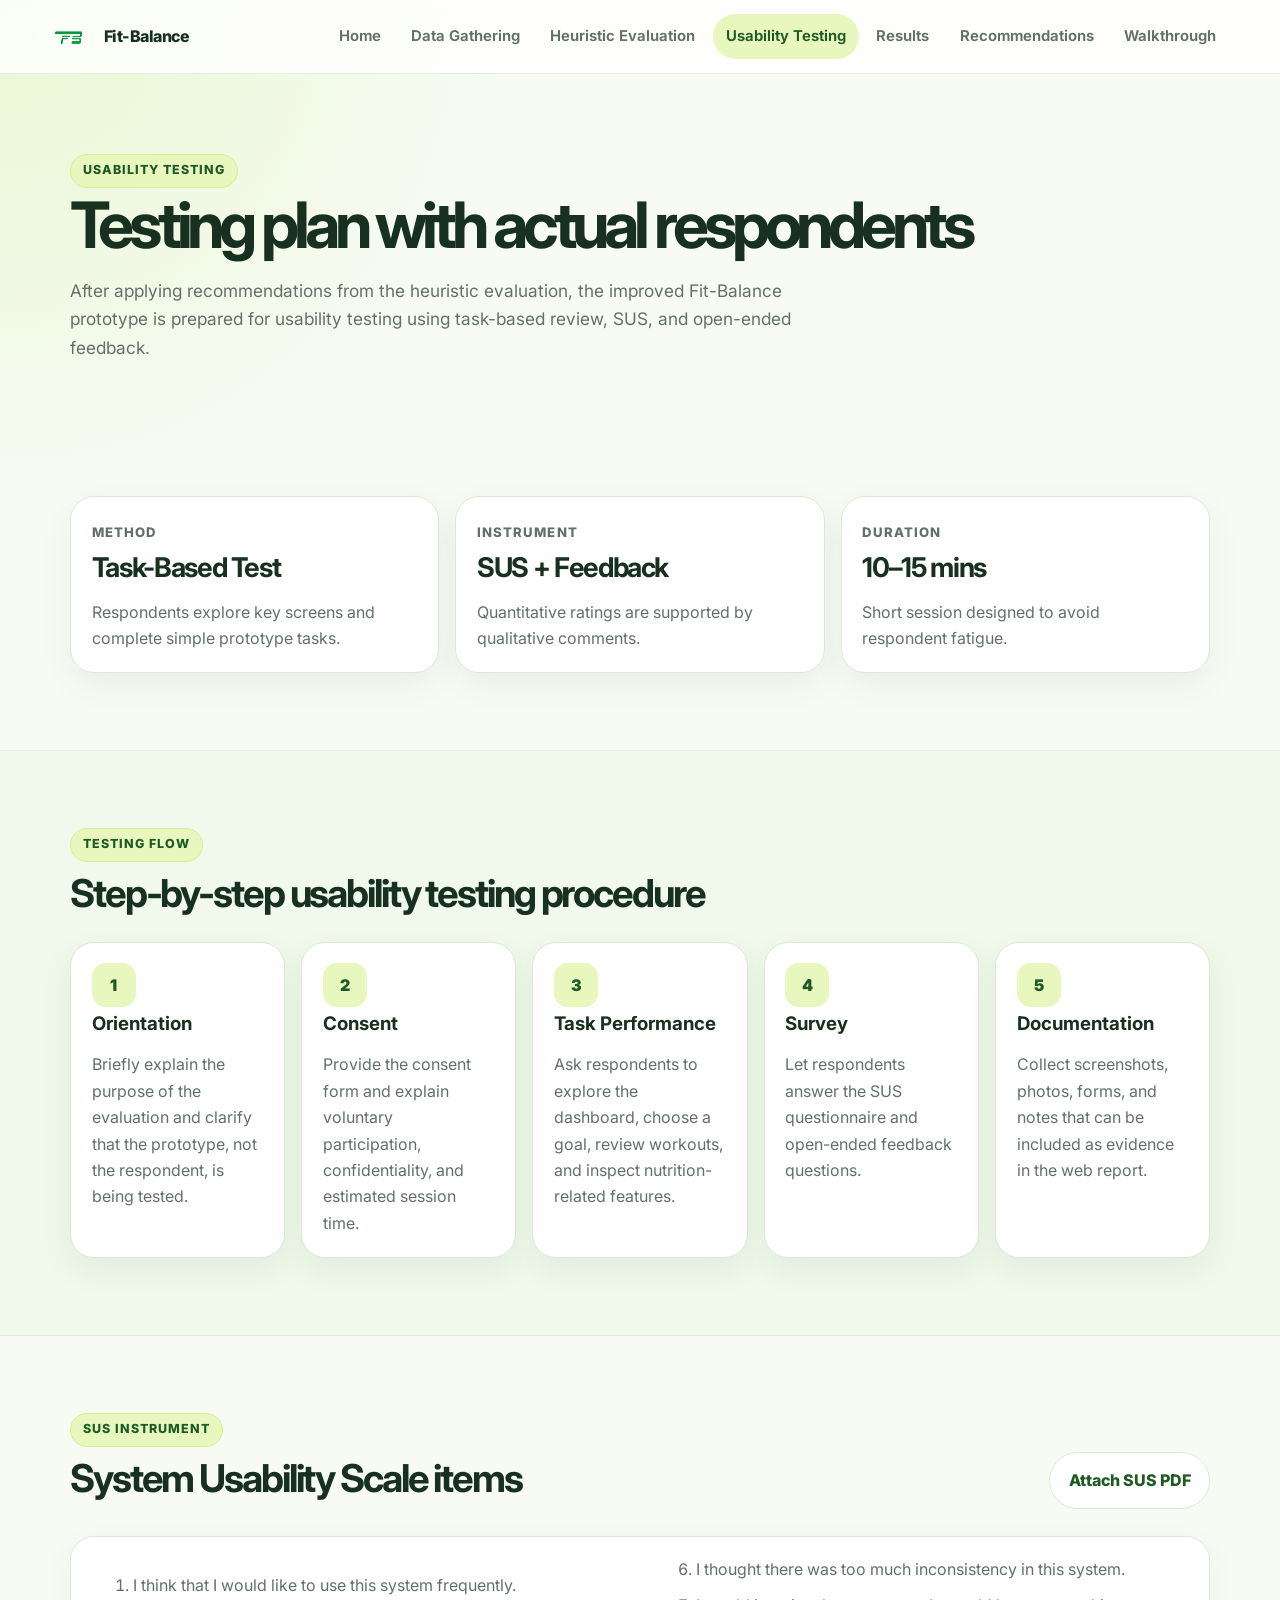
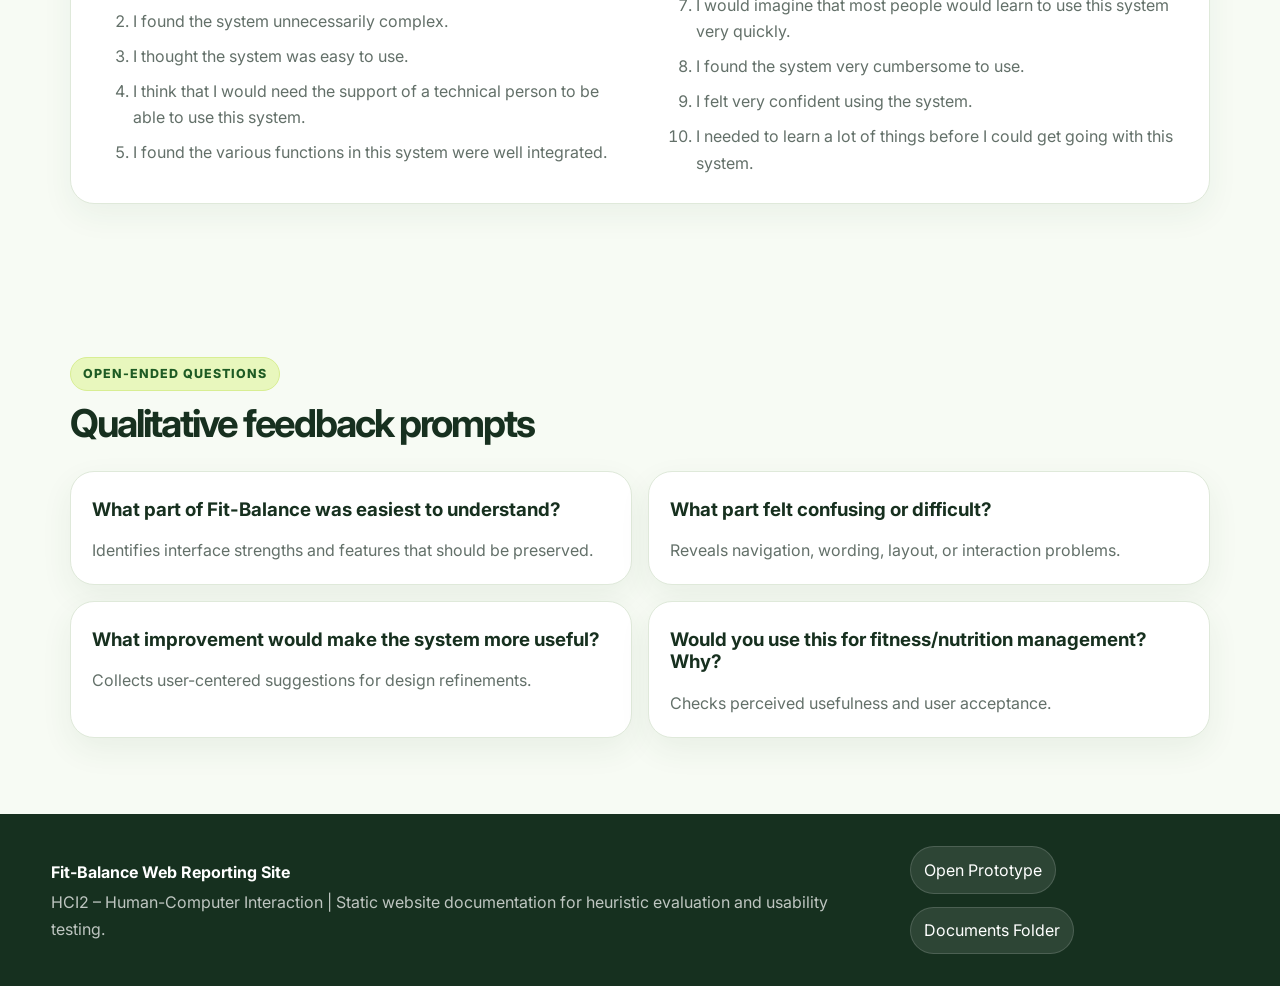
<file: usability-testing.html>
<!DOCTYPE html>
<html lang="en">
<head>
  <meta charset="UTF-8" />
  <meta name="viewport" content="width=device-width, initial-scale=1.0" />
  <title>Usability Testing | Fit-Balance Web Report</title>
  <meta name="description" content="Static web reporting site for the Fit-Balance HCI2 final project usability evaluation." />
  <link rel="icon" href="assets/2F91D74A.png" type="image/svg+xml" />
  <link rel="preconnect" href="https://fonts.googleapis.com">
  <link rel="preconnect" href="https://fonts.gstatic.com" crossorigin>
  <link href="https://fonts.googleapis.com/css2?family=Inter:wght@400;500;600;700;800&display=swap" rel="stylesheet">
  <link rel="stylesheet" href="styles.css" />
  
</head>
<body>
  <header class="site-header">
    <a class="brand" href="index.html" aria-label="Fit-Balance home">
      <img src="assets/2F91D74A.png" alt="Fit-Balance logo" />
      <span>Fit-Balance</span>
    </a>
    <button class="menu-toggle" aria-label="Toggle menu" aria-expanded="false">☰</button>
    <nav class="site-nav" aria-label="Primary navigation">
      <a class="nav-link " href="index.html">Home</a>
<a class="nav-link " href="data-gathering.html">Data Gathering</a>
<a class="nav-link " href="heuristic-evaluation.html">Heuristic Evaluation</a>
<a class="nav-link active" href="usability-testing.html">Usability Testing</a>
<a class="nav-link " href="results.html">Results</a>
<a class="nav-link " href="recommendations.html">Recommendations</a>
<a class="nav-link " href="walkthrough.html">Walkthrough</a>
    </nav>
  </header>

  <main>
    
<section class="page-hero reveal">
  <span class="eyebrow">Usability Testing</span>
  <h1>Testing plan with actual respondents</h1>
  <p>After applying recommendations from the heuristic evaluation, the improved Fit-Balance prototype is prepared for usability testing using task-based review, SUS, and open-ended feedback.</p>
</section>

<section class="section reveal">
  <div class="stat-grid">
    <article class="stat-card"><span>Method</span><strong>Task-Based Test</strong><p>Respondents explore key screens and complete simple prototype tasks.</p></article>
    <article class="stat-card"><span>Instrument</span><strong>SUS + Feedback</strong><p>Quantitative ratings are supported by qualitative comments.</p></article>
    <article class="stat-card"><span>Duration</span><strong>10–15 mins</strong><p>Short session designed to avoid respondent fatigue.</p></article>
  </div>
</section>

<section class="section muted reveal">
  <div class="section-heading">
    <span class="eyebrow">Testing Flow</span>
    <h2>Step-by-step usability testing procedure</h2>
  </div>
  <div class="process-grid">
    <article><span>1</span><h3>Orientation</h3><p>Briefly explain the purpose of the evaluation and clarify that the prototype, not the respondent, is being tested.</p></article>
    <article><span>2</span><h3>Consent</h3><p>Provide the consent form and explain voluntary participation, confidentiality, and estimated session time.</p></article>
    <article><span>3</span><h3>Task Performance</h3><p>Ask respondents to explore the dashboard, choose a goal, review workouts, and inspect nutrition-related features.</p></article>
    <article><span>4</span><h3>Survey</h3><p>Let respondents answer the SUS questionnaire and open-ended feedback questions.</p></article>
    <article><span>5</span><h3>Documentation</h3><p>Collect screenshots, photos, forms, and notes that can be included as evidence in the web report.</p></article>
  </div>
</section>

<section class="section reveal">
  <div class="section-heading split">
    <div><span class="eyebrow">SUS Instrument</span><h2>System Usability Scale items</h2></div>
    <a class="btn secondary" href="docs/sus-questionnaire.pdf">Attach SUS PDF</a>
  </div>
  <div class="sus-list">
    <ol>
      <li>I think that I would like to use this system frequently.</li>
      <li>I found the system unnecessarily complex.</li>
      <li>I thought the system was easy to use.</li>
      <li>I think that I would need the support of a technical person to be able to use this system.</li>
      <li>I found the various functions in this system were well integrated.</li>
      <li>I thought there was too much inconsistency in this system.</li>
      <li>I would imagine that most people would learn to use this system very quickly.</li>
      <li>I found the system very cumbersome to use.</li>
      <li>I felt very confident using the system.</li>
      <li>I needed to learn a lot of things before I could get going with this system.</li>
    </ol>
  </div>
</section>

<section class="section reveal">
  <div class="section-heading">
    <span class="eyebrow">Open-Ended Questions</span>
    <h2>Qualitative feedback prompts</h2>
  </div>
  <div class="feature-grid two">
    <article class="feature-card"><h3>What part of Fit-Balance was easiest to understand?</h3><p>Identifies interface strengths and features that should be preserved.</p></article>
    <article class="feature-card"><h3>What part felt confusing or difficult?</h3><p>Reveals navigation, wording, layout, or interaction problems.</p></article>
    <article class="feature-card"><h3>What improvement would make the system more useful?</h3><p>Collects user-centered suggestions for design refinements.</p></article>
    <article class="feature-card"><h3>Would you use this for fitness/nutrition management? Why?</h3><p>Checks perceived usefulness and user acceptance.</p></article>
  </div>
</section>

  </main>

  <footer class="site-footer">
    <div>
      <strong>Fit-Balance Web Reporting Site</strong>
      <p>HCI2 – Human-Computer Interaction | Static website documentation for heuristic evaluation and usability testing.</p>
    </div>
    <div class="footer-links">
      <a href="https://www.figma.com/design/ScqtvXX6bU2nM9fGsMo0DM/Fit-Balance?node-id=2537-1822&t=quCPDVbNzdlAVR3Q-1" target="_blank" rel="noreferrer">Open Prototype</a>
      <a href="docs/README.txt" target="_blank">Documents Folder</a>
    </div>
  </footer>

  <script src="script.js"></script>
</body>
</html>
</file>
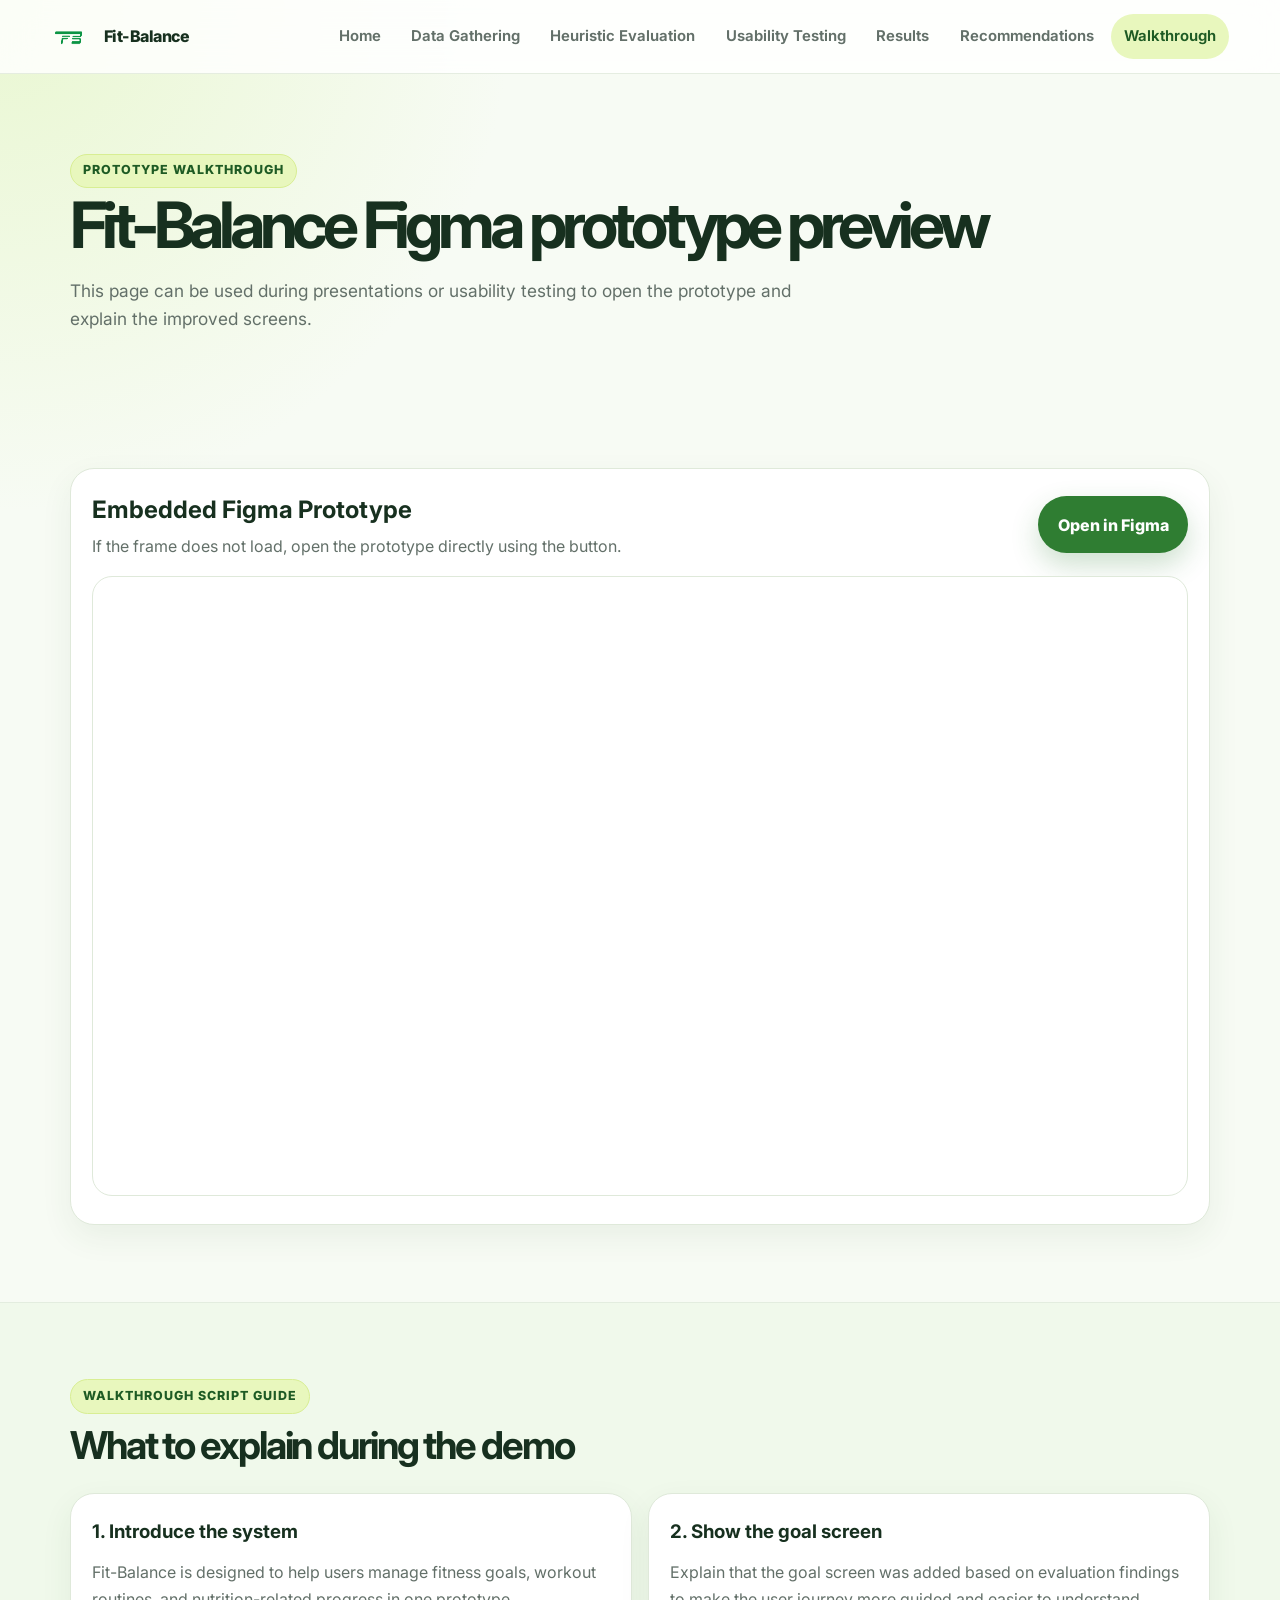
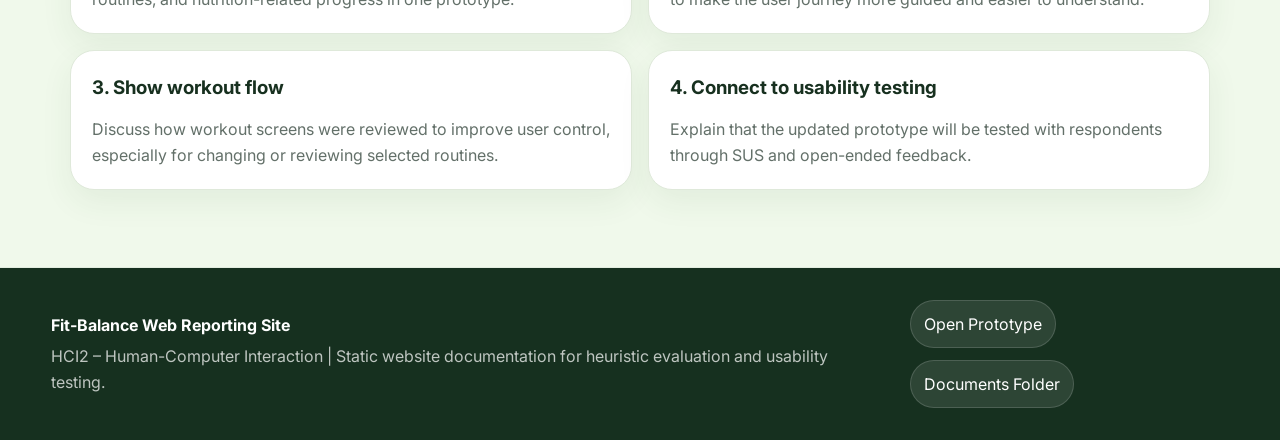
<file: walkthrough.html>
<!DOCTYPE html>
<html lang="en">
<head>
  <meta charset="UTF-8" />
  <meta name="viewport" content="width=device-width, initial-scale=1.0" />
  <title>Walkthrough | Fit-Balance Web Report</title>
  <meta name="description" content="Static web reporting site for the Fit-Balance HCI2 final project usability evaluation." />
  <link rel="icon" href="assets/2F91D74A.png" type="image/svg+xml" />
  <link rel="preconnect" href="https://fonts.googleapis.com">
  <link rel="preconnect" href="https://fonts.gstatic.com" crossorigin>
  <link href="https://fonts.googleapis.com/css2?family=Inter:wght@400;500;600;700;800&display=swap" rel="stylesheet">
  <link rel="stylesheet" href="styles.css" />
  
</head>
<body>
  <header class="site-header">
    <a class="brand" href="index.html" aria-label="Fit-Balance home">
      <img src="assets/2F91D74A.png" alt="Fit-Balance logo" />
      <span>Fit-Balance</span>
    </a>
    <button class="menu-toggle" aria-label="Toggle menu" aria-expanded="false">☰</button>
    <nav class="site-nav" aria-label="Primary navigation">
      <a class="nav-link " href="index.html">Home</a>
<a class="nav-link " href="data-gathering.html">Data Gathering</a>
<a class="nav-link " href="heuristic-evaluation.html">Heuristic Evaluation</a>
<a class="nav-link " href="usability-testing.html">Usability Testing</a>
<a class="nav-link " href="results.html">Results</a>
<a class="nav-link " href="recommendations.html">Recommendations</a>
<a class="nav-link active" href="walkthrough.html">Walkthrough</a>
    </nav>
  </header>

  <main>
    
<section class="page-hero reveal">
  <span class="eyebrow">Prototype Walkthrough</span>
  <h1>Fit-Balance Figma prototype preview</h1>
  <p>This page can be used during presentations or usability testing to open the prototype and explain the improved screens.</p>
</section>

<section class="section reveal">
  <div class="embed-card">
    <div class="embed-header">
      <div>
        <h2>Embedded Figma Prototype</h2>
        <p>If the frame does not load, open the prototype directly using the button.</p>
      </div>
      <a class="btn primary" href="https://www.figma.com/design/ScqtvXX6bU2nM9fGsMo0DM/Fit-Balance?node-id=2537-1822&t=quCPDVbNzdlAVR3Q-1" target="_blank" rel="noreferrer">Open in Figma</a>
    </div>
    <iframe title="Fit-Balance Figma Prototype" src="https://www.figma.com/embed?embed_host=share&url=https://www.figma.com/design/ScqtvXX6bU2nM9fGsMo0DM/Fit-Balance?node-id=2537-1822&t=quCPDVbNzdlAVR3Q-1" allowfullscreen></iframe>
  </div>
</section>

<section class="section muted reveal">
  <div class="section-heading">
    <span class="eyebrow">Walkthrough Script Guide</span>
    <h2>What to explain during the demo</h2>
  </div>
  <div class="feature-grid two">
    <article class="feature-card"><h3>1. Introduce the system</h3><p>Fit-Balance is designed to help users manage fitness goals, workout routines, and nutrition-related progress in one prototype.</p></article>
    <article class="feature-card"><h3>2. Show the goal screen</h3><p>Explain that the goal screen was added based on evaluation findings to make the user journey more guided and easier to understand.</p></article>
    <article class="feature-card"><h3>3. Show workout flow</h3><p>Discuss how workout screens were reviewed to improve user control, especially for changing or reviewing selected routines.</p></article>
    <article class="feature-card"><h3>4. Connect to usability testing</h3><p>Explain that the updated prototype will be tested with respondents through SUS and open-ended feedback.</p></article>
  </div>
</section>

  </main>

  <footer class="site-footer">
    <div>
      <strong>Fit-Balance Web Reporting Site</strong>
      <p>HCI2 – Human-Computer Interaction | Static website documentation for heuristic evaluation and usability testing.</p>
    </div>
    <div class="footer-links">
      <a href="https://www.figma.com/design/ScqtvXX6bU2nM9fGsMo0DM/Fit-Balance?node-id=2537-1822&t=quCPDVbNzdlAVR3Q-1" target="_blank" rel="noreferrer">Open Prototype</a>
      <a href="docs/README.txt" target="_blank">Documents Folder</a>
    </div>
  </footer>

  <script src="script.js"></script>
</body>
</html>
</file>
<file: styles.css>
:root {
  --bg: #f7fbf4;
  --surface: #ffffff;
  --surface-2: #eef8e9;
  --text: #17301f;
  --muted: #637069;
  --primary: #2f7d32;
  --primary-dark: #1e5b24;
  --accent: #a7d129;
  --accent-soft: #e8f7bd;
  --border: #dfe9da;
  --shadow: 0 18px 50px rgba(38, 85, 48, 0.12);
  --radius: 24px;
}
* { box-sizing: border-box; }
html { scroll-behavior: smooth; }
body {
  margin: 0;
  font-family: 'Inter', system-ui, -apple-system, BlinkMacSystemFont, 'Segoe UI', sans-serif;
  color: var(--text);
  background: radial-gradient(circle at top left, #e9f7d1 0, transparent 32rem), var(--bg);
  line-height: 1.65;
}
a { color: inherit; text-decoration: none; }
img { max-width: 100%; display: block; }
.site-header {
  position: sticky; top: 0; z-index: 50;
  display: flex; align-items: center; justify-content: space-between;
  padding: 0.85rem clamp(1rem, 4vw, 4rem);
  background: rgba(255, 255, 255, 0.82);
  backdrop-filter: blur(18px);
  border-bottom: 1px solid rgba(223, 233, 218, 0.8);
}
.brand { display: flex; align-items: center; gap: 0.65rem; font-weight: 800; letter-spacing: -0.03em; }
.brand img { width: 42px; height: 42px; }
.site-nav { display: flex; align-items: center; gap: 0.3rem; }
.nav-link { padding: 0.65rem 0.8rem; border-radius: 999px; color: var(--muted); font-size: 0.93rem; font-weight: 650; }
.nav-link:hover, .nav-link.active { color: var(--primary-dark); background: var(--accent-soft); }
.menu-toggle { display: none; border: 0; background: var(--primary); color: #fff; border-radius: 12px; padding: .55rem .7rem; font-size: 1.2rem; }
main { overflow: hidden; }
.hero-section, .page-hero, .section { width: min(1140px, calc(100% - 2rem)); margin: 0 auto; }
.hero-section { min-height: 76vh; display: grid; grid-template-columns: 1.1fr .9fr; gap: 3rem; align-items: center; padding: 5rem 0; }
.hero-content h1, .page-hero h1 { font-size: clamp(2.4rem, 6vw, 5.8rem); line-height: 0.97; letter-spacing: -0.08em; margin: .4rem 0 1.3rem; }
.hero-text, .page-hero p, .section-heading p { font-size: 1.08rem; color: var(--muted); max-width: 760px; }
.eyebrow { display: inline-flex; color: var(--primary-dark); background: var(--accent-soft); border: 1px solid #d8ee93; border-radius: 999px; padding: .36rem .75rem; font-weight: 800; font-size: .78rem; text-transform: uppercase; letter-spacing: .08em; }
.hero-actions { display: flex; flex-wrap: wrap; gap: .8rem; margin-top: 1.6rem; }
.btn { display: inline-flex; align-items: center; justify-content: center; gap: .45rem; border-radius: 999px; padding: .88rem 1.15rem; font-weight: 800; border: 1px solid transparent; transition: transform .2s ease, box-shadow .2s ease; }
.btn:hover { transform: translateY(-2px); }
.btn.primary { background: var(--primary); color: #fff; box-shadow: 0 12px 28px rgba(47, 125, 50, .24); }
.btn.secondary { background: #fff; color: var(--primary-dark); border-color: var(--border); }
.hero-card { background: linear-gradient(180deg, #ffffff, #f0f9eb); border: 1px solid var(--border); border-radius: 36px; padding: 1rem; box-shadow: var(--shadow); transform: rotate(1deg); }
.hero-card img { border-radius: 26px; width: 100%; min-height: 360px; object-fit: cover; }
.hero-card-footer { display: flex; flex-direction: column; gap: .15rem; padding: 1rem .8rem .4rem; }
.hero-card-footer span, .stat-card span, .recommendation-card span { color: var(--muted); font-size: .82rem; text-transform: uppercase; letter-spacing: .08em; font-weight: 800; }
.hero-card-footer strong { font-size: 1rem; }
.section { padding: 4.8rem 0; }
.section.compact { padding-top: 2rem; }
.section.muted { width: 100%; max-width: 100%; background: rgba(238, 248, 233, .75); padding-left: max(1rem, calc((100vw - 1140px) / 2)); padding-right: max(1rem, calc((100vw - 1140px) / 2)); border-block: 1px solid rgba(223,233,218,.7); }
.section-heading { margin-bottom: 1.7rem; }
.section-heading h2 { font-size: clamp(1.8rem, 3vw, 3rem); line-height: 1.08; letter-spacing: -0.055em; margin: .7rem 0 .6rem; }
.section-heading.split { display: flex; align-items: end; justify-content: space-between; gap: 2rem; }
.feature-grid, .member-grid, .document-grid, .stat-grid, .process-grid, .gallery-grid { display: grid; gap: 1rem; }
.feature-grid.three { grid-template-columns: repeat(3, 1fr); }
.feature-grid.two { grid-template-columns: repeat(2, 1fr); }
.feature-card, .member-card, .document-card, .info-panel, .stat-card, .article-card, .embed-card, .recommendation-card, .process-grid article { background: var(--surface); border: 1px solid var(--border); border-radius: var(--radius); padding: 1.3rem; box-shadow: 0 12px 32px rgba(38,85,48,.07); }
.feature-card h3, .member-card h3, .document-card h3, .info-panel h3, .stat-card h3, .recommendation-card h3, .process-grid h3 { margin: .35rem 0 .35rem; line-height: 1.2; }
.feature-card p, .member-card p, .document-card p, .info-panel p, .stat-card p, .recommendation-card p, .process-grid p { color: var(--muted); margin-bottom: 0; }
.icon-badge { display: inline-flex; width: 48px; height: 48px; border-radius: 16px; align-items: center; justify-content: center; background: var(--accent-soft); font-size: 1.4rem; }
.timeline { display: grid; gap: 1rem; }
.timeline-item { display: grid; grid-template-columns: 56px 1fr; gap: 1rem; align-items: start; background: #fff; border: 1px solid var(--border); border-radius: var(--radius); padding: 1rem; }
.timeline-item > span { display: grid; place-items: center; width: 48px; height: 48px; border-radius: 18px; color: #fff; background: var(--primary); font-weight: 900; }
.timeline-item h3 { margin: 0; }
.timeline-item p { color: var(--muted); margin: .25rem 0 0; }
.member-grid { grid-template-columns: repeat(4, 1fr); }
.member-card img { width: 88px; height: 88px; border-radius: 24px; margin-bottom: .9rem; background: var(--accent-soft); }
.cta { display: flex; justify-content: space-between; align-items: center; gap: 1.5rem; background: linear-gradient(135deg, var(--primary-dark), #398d38); color: #fff; border-radius: 32px; padding: 2rem; margin-bottom: 4rem; }
.cta .eyebrow { background: rgba(255,255,255,.15); color: #fff; border-color: rgba(255,255,255,.25); }
.cta p { color: rgba(255,255,255,.78); }
.cta .btn.primary { background: #fff; color: var(--primary-dark); }
.page-hero { padding: 5rem 0 2.5rem; }
.page-hero h1 { font-size: clamp(2.4rem, 5vw, 4.8rem); }
.info-grid { display: grid; grid-template-columns: 1.4fr .6fr; gap: 1rem; }
.info-panel.large { padding: 1.6rem; }
.info-panel.accent { background: linear-gradient(135deg, var(--primary), #9fcf2d); color: #fff; }
.info-panel.accent p, .info-panel.accent h3 { color: rgba(255,255,255,.88); }
.big-number { display: block; font-size: clamp(3.5rem, 8vw, 6rem); line-height: 1; letter-spacing: -.08em; }
.check-list { padding: 0; list-style: none; display: grid; gap: .55rem; }
.check-list li { position: relative; padding-left: 1.8rem; color: var(--muted); }
.check-list li::before { content: '✓'; position: absolute; left: 0; top: .05rem; width: 1.2rem; height: 1.2rem; border-radius: 999px; background: var(--accent-soft); color: var(--primary-dark); display: grid; place-items: center; font-size: .82rem; font-weight: 900; }
.document-grid { grid-template-columns: repeat(4, 1fr); }
.document-card { transition: transform .2s ease, border-color .2s ease; }
.document-card:hover { transform: translateY(-3px); border-color: #b8dd76; }
.document-card span { font-size: 2rem; }
.table-wrap { overflow-x: auto; background: #fff; border: 1px solid var(--border); border-radius: var(--radius); box-shadow: 0 12px 32px rgba(38,85,48,.06); }
table { width: 100%; border-collapse: collapse; min-width: 780px; }
th, td { text-align: left; padding: 1rem; border-bottom: 1px solid var(--border); vertical-align: top; }
th { background: #f3faef; color: var(--primary-dark); font-size: .78rem; letter-spacing: .08em; text-transform: uppercase; }
tr:last-child td { border-bottom: 0; }
.status, .priority { display: inline-flex; border-radius: 999px; padding: .28rem .65rem; font-weight: 800; font-size: .8rem; }
.status.pending, .priority.medium { background: #fff2cf; color: #8a5b00; }
.status.approved, .priority.low { background: #e9f7d8; color: #2c6b20; }
.priority.high { background: #ffe0dc; color: #a23221; }
.filter-bar { display: flex; gap: .5rem; flex-wrap: wrap; margin-bottom: 1rem; }
.filter-btn { border: 1px solid var(--border); background: #fff; color: var(--muted); border-radius: 999px; padding: .6rem 1rem; font-weight: 800; cursor: pointer; }
.filter-btn.active, .filter-btn:hover { background: var(--primary); color: #fff; border-color: var(--primary); }
.stat-grid { grid-template-columns: repeat(3, 1fr); }
.stat-grid.four { grid-template-columns: repeat(4, 1fr); }
.stat-card strong { display: block; font-size: 1.7rem; letter-spacing: -.05em; line-height: 1.1; margin: .5rem 0; }
.process-grid { grid-template-columns: repeat(5, 1fr); }
.process-grid article span { display: grid; place-items: center; width: 44px; height: 44px; border-radius: 14px; background: var(--accent-soft); color: var(--primary-dark); font-weight: 900; }
.sus-list { columns: 2; column-gap: 2rem; background: #fff; border: 1px solid var(--border); border-radius: var(--radius); padding: 1.2rem 1.4rem; box-shadow: 0 12px 32px rgba(38,85,48,.06); }
.sus-list li { break-inside: avoid; margin-bottom: .55rem; color: var(--muted); }
.article-card { padding: 1.6rem; }
.article-card p:first-child { margin-top: 0; }
.article-card p:last-child { margin-bottom: 0; }
.gallery-grid { grid-template-columns: repeat(3, 1fr); }
.gallery-grid img { border-radius: var(--radius); border: 1px solid var(--border); background: #fff; }
.recommendation-list { display: grid; gap: 1rem; }
.recommendation-card { border-left: 8px solid var(--primary); }
.recommendation-card.high { border-left-color: #d94b38; }
.recommendation-card.medium { border-left-color: #e5a800; }
.recommendation-card.low { border-left-color: #5ca73f; }
.embed-header { display: flex; justify-content: space-between; align-items: center; gap: 1rem; margin-bottom: 1rem; }
.embed-header h2 { margin: 0; }
.embed-header p { color: var(--muted); margin: .25rem 0 0; }
iframe { width: 100%; min-height: 620px; border: 1px solid var(--border); border-radius: 20px; background: #fff; }
.site-footer { display: flex; justify-content: space-between; gap: 2rem; align-items: center; padding: 2rem clamp(1rem, 4vw, 4rem); background: #16301f; color: #fff; }
.site-footer p { margin: .25rem 0 0; color: rgba(255,255,255,.72); }
.footer-links { display: flex; gap: .8rem; flex-wrap: wrap; }
.footer-links a { color: #fff; background: rgba(255,255,255,.1); border: 1px solid rgba(255,255,255,.15); padding: .6rem .8rem; border-radius: 999px; }
.reveal { opacity: 0; transform: translateY(20px); transition: opacity .7s ease, transform .7s ease; }
.reveal.visible { opacity: 1; transform: translateY(0); }
.delay-1 { transition-delay: .12s; }
@media (max-width: 980px) {
  .hero-section, .info-grid { grid-template-columns: 1fr; }
  .feature-grid.three, .member-grid, .document-grid, .stat-grid, .stat-grid.four, .process-grid, .gallery-grid { grid-template-columns: repeat(2, 1fr); }
  .section-heading.split, .cta, .embed-header, .site-footer { align-items: start; flex-direction: column; }
  .hero-card { transform: none; }
}
@media (max-width: 760px) {
  .menu-toggle { display: inline-flex; }
  .site-nav { position: absolute; top: 100%; left: 1rem; right: 1rem; flex-direction: column; align-items: stretch; background: rgba(255,255,255,.96); border: 1px solid var(--border); border-radius: 18px; padding: .6rem; box-shadow: var(--shadow); display: none; }
  .site-nav.open { display: flex; }
  .nav-link { border-radius: 12px; }
  .hero-section { padding: 3rem 0; min-height: auto; }
  .hero-content h1, .page-hero h1 { letter-spacing: -.06em; }
  .feature-grid.three, .feature-grid.two, .member-grid, .document-grid, .stat-grid, .stat-grid.four, .process-grid, .gallery-grid { grid-template-columns: 1fr; }
  .sus-list { columns: 1; }
  iframe { min-height: 480px; }
}
</file>
